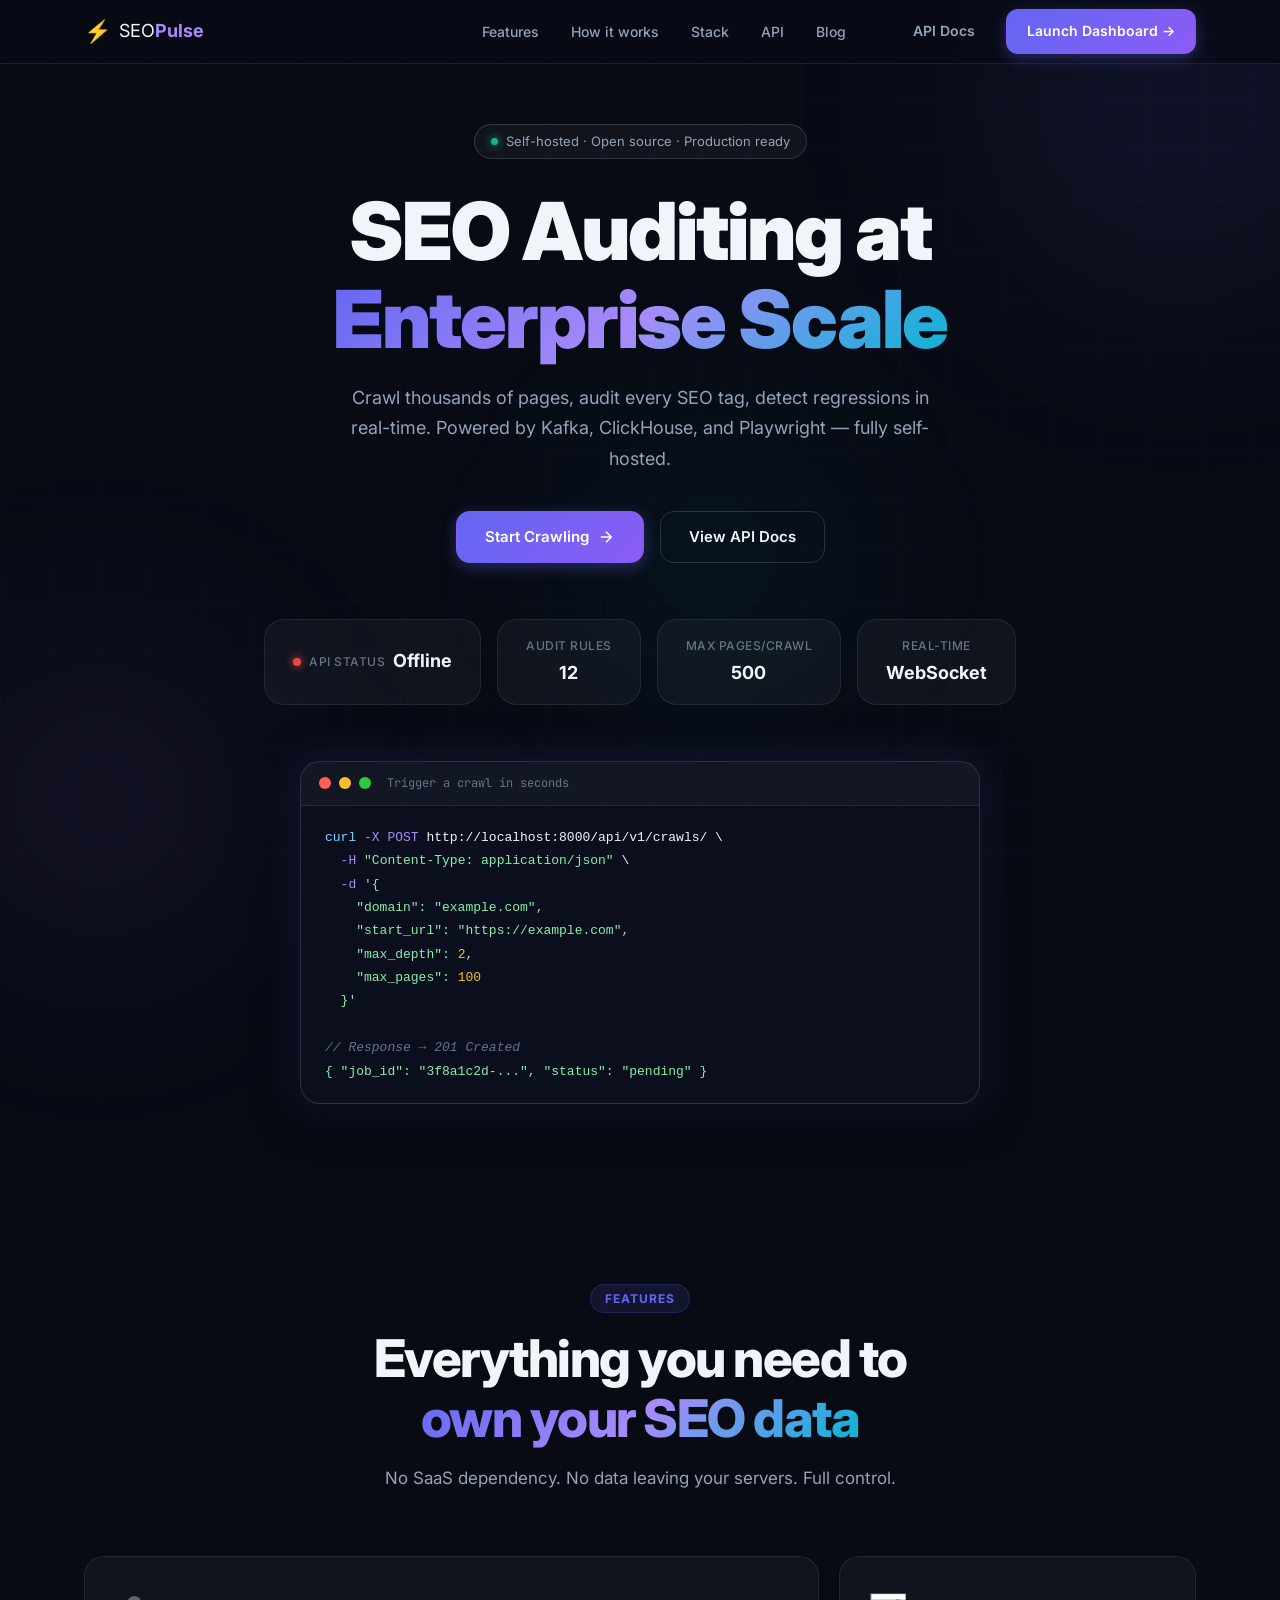
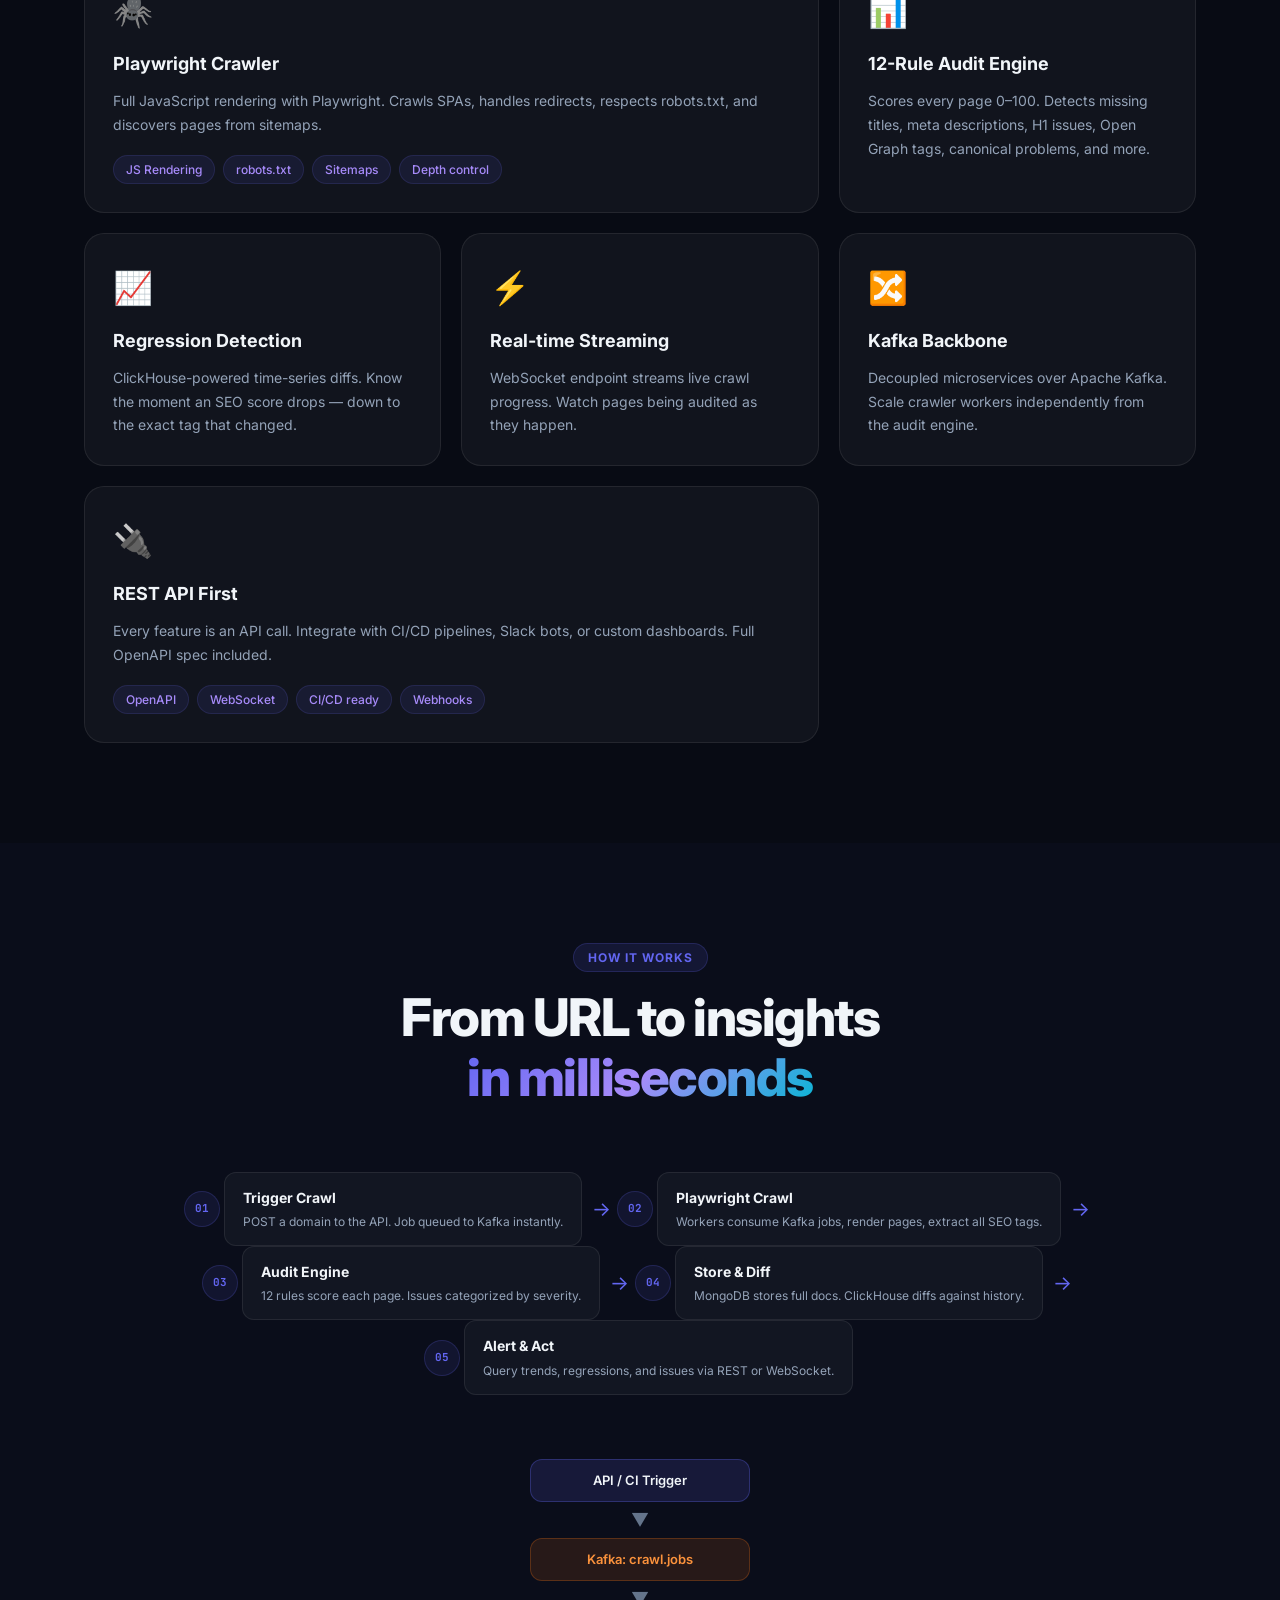
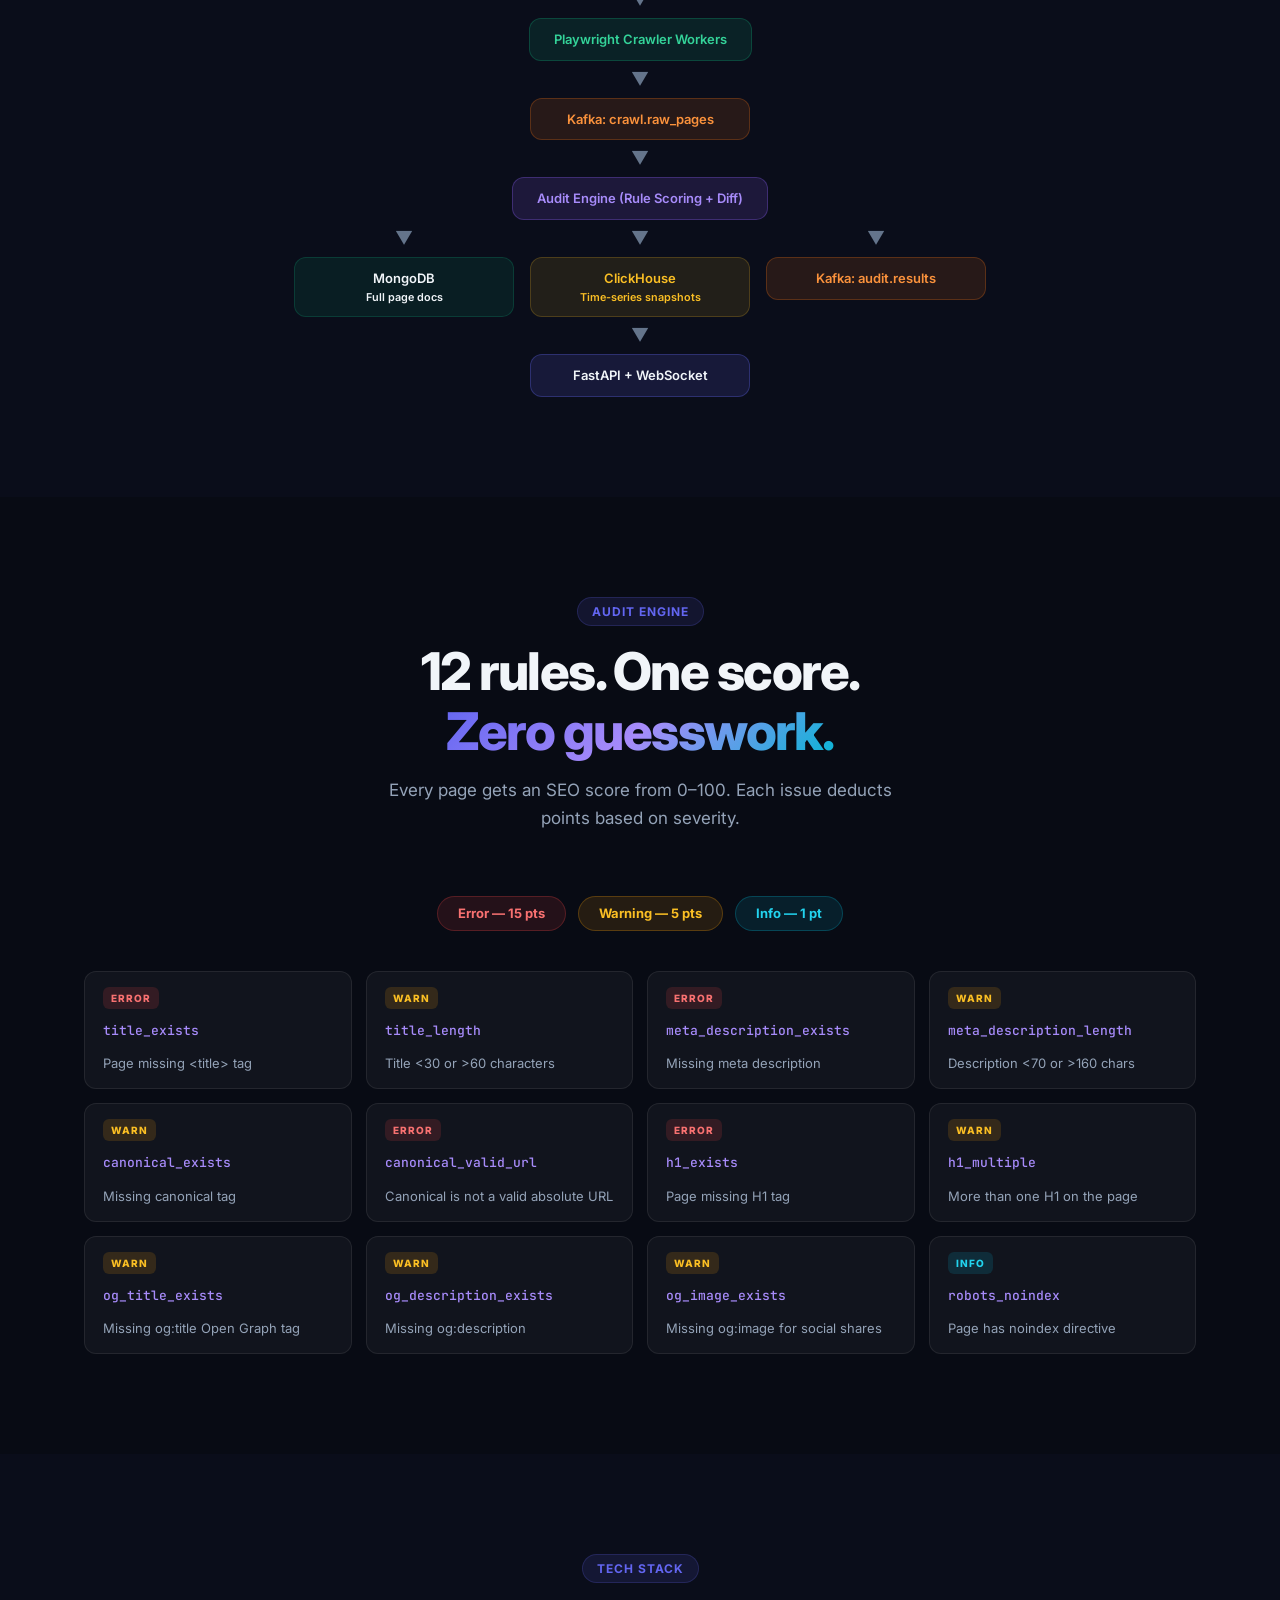
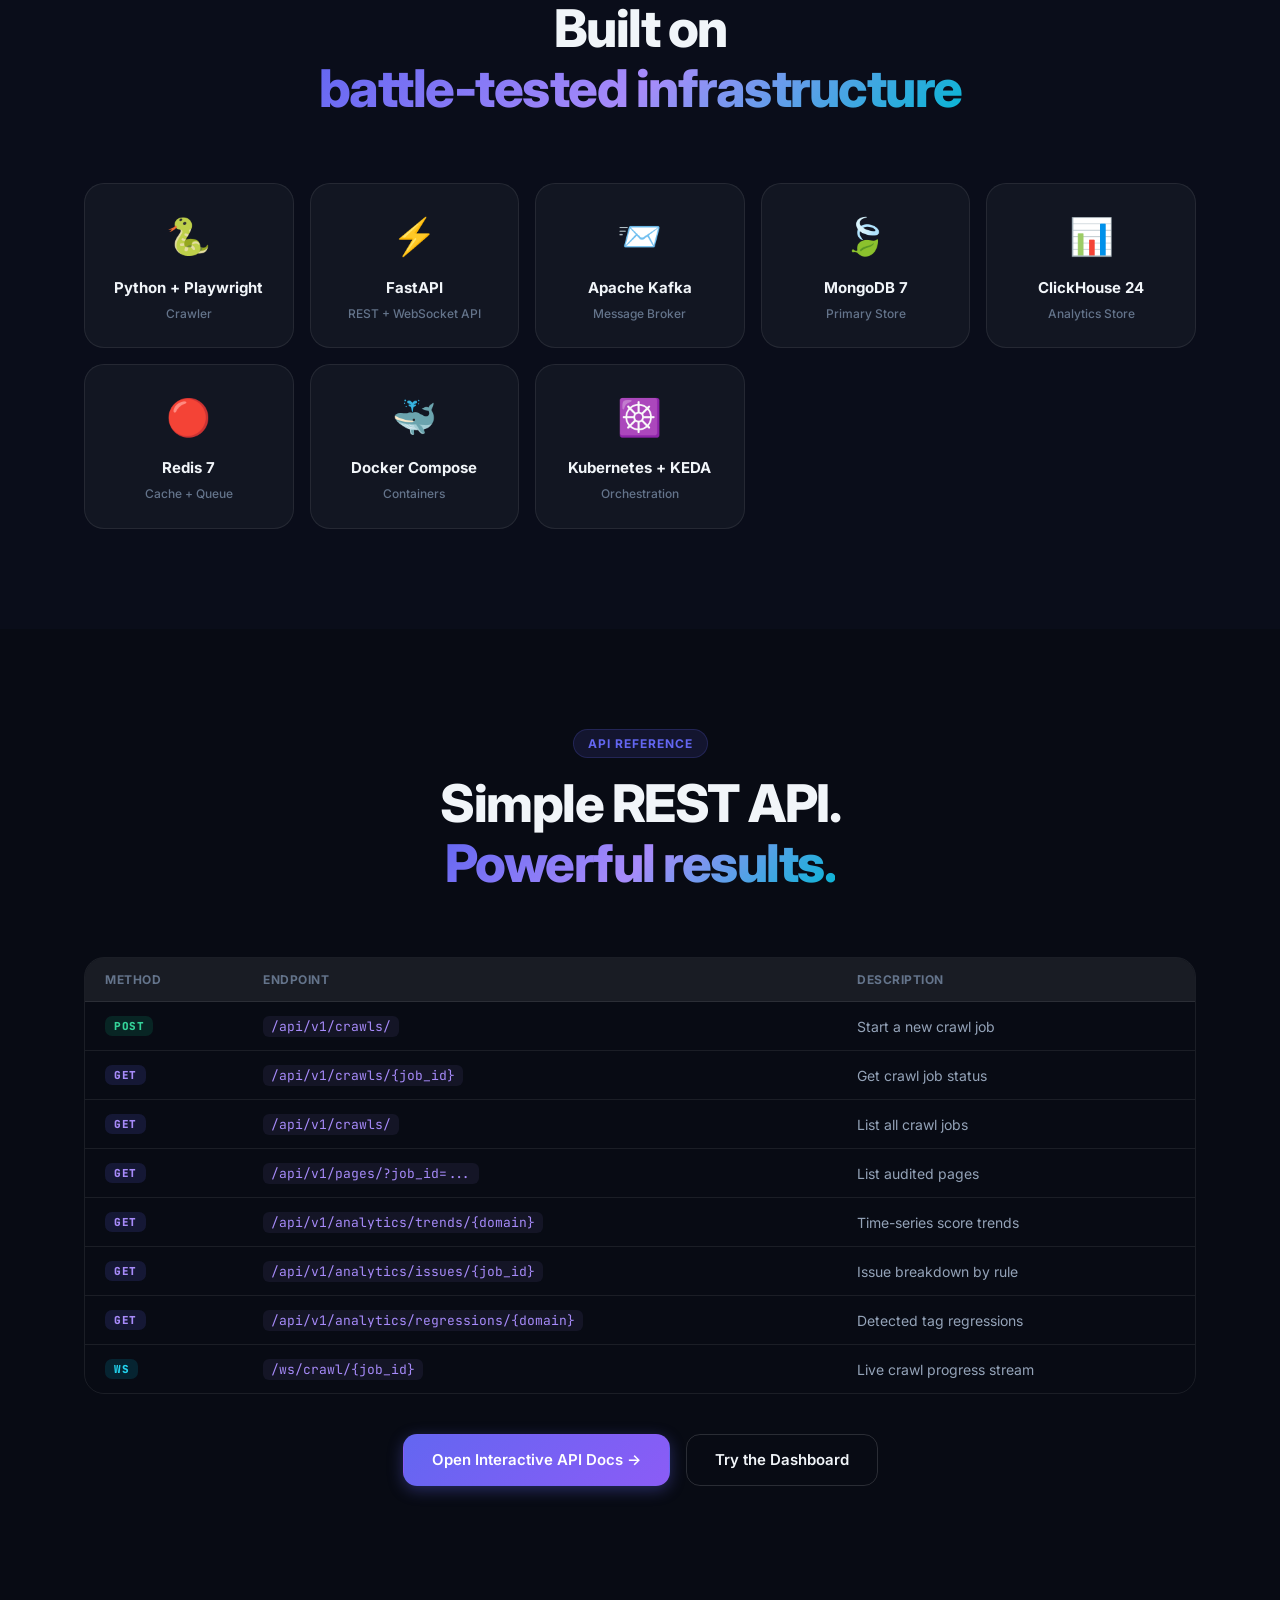
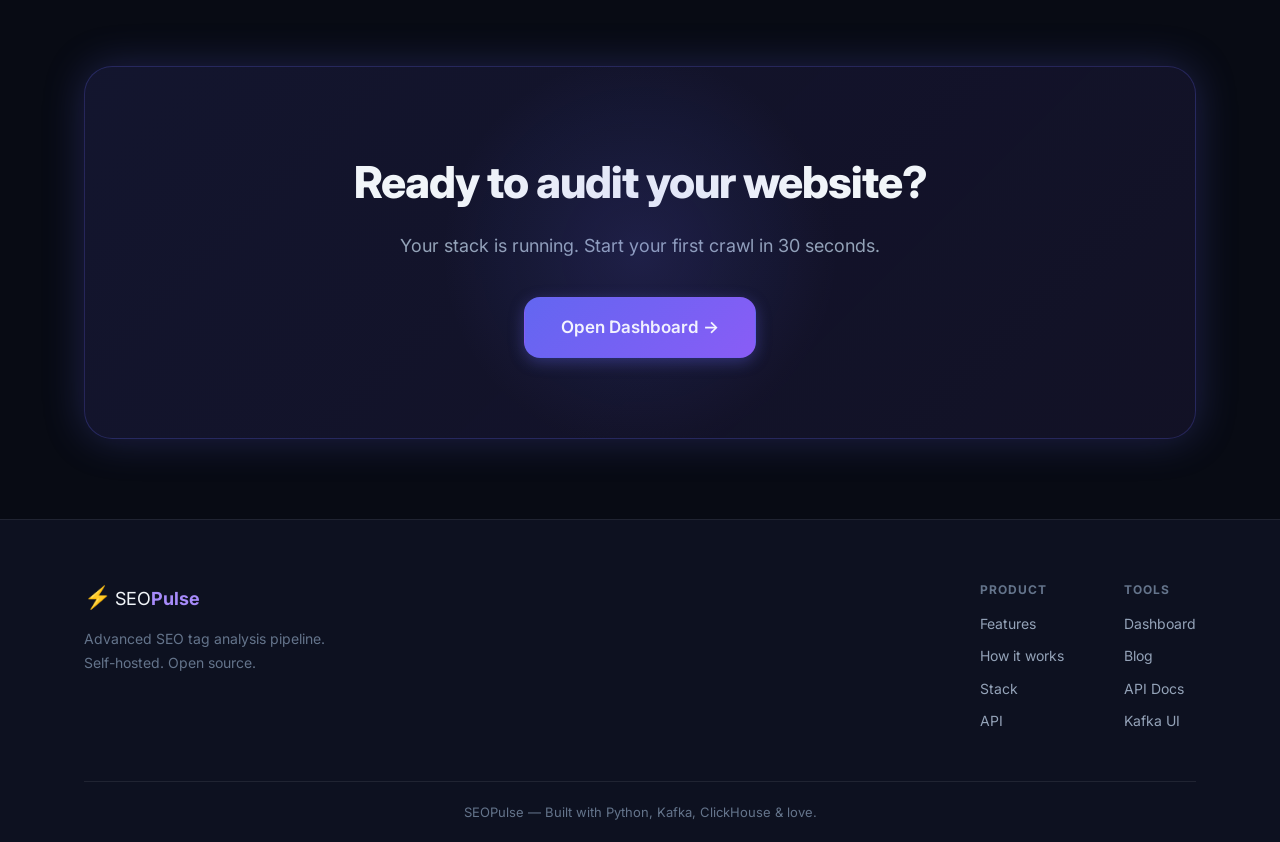
<file: website/index.html>
<script async src="https://www.googletagmanager.com/gtm.js?id=GTM-P9KR8Q99"></script>
<script>
  window.dataLayer = window.dataLayer || [];
  function gtag(){dataLayer.push(arguments);}
  gtag('js', new Date());
</script>
<!DOCTYPE html>
<html lang="en">
<head>
  <meta charset="UTF-8" />
  <meta name="viewport" content="width=device-width, initial-scale=1.0" />
  <title>SEOPulse — Crawl. Audit. Dominate.</title>
  <link rel="stylesheet" href="styles.css" />
  <link rel="preconnect" href="https://fonts.googleapis.com" />
  <link rel="preconnect" href="https://fonts.gstatic.com" crossorigin />
  <link href="https://fonts.googleapis.com/css2?family=Inter:wght@300;400;500;600;700;800;900&family=JetBrains+Mono:wght@400;500&display=swap" rel="stylesheet" />
</head>
<body>

  <!-- ── Animated background ─────────────────────────────────────── -->
  <div class="bg-grid"></div>
  <div class="bg-orb orb-1"></div>
  <div class="bg-orb orb-2"></div>
  <div class="bg-orb orb-3"></div>

  <!-- ── Navbar ──────────────────────────────────────────────────── -->
  <nav class="navbar" id="navbar">
    <div class="nav-inner">
      <a href="index.html" class="nav-logo">
        <span class="logo-icon">⚡</span>
        <span class="logo-text">SEO<strong>Pulse</strong></span>
      </a>
     
  <ul class="nav-links">
    <li><a href="#features">Features</a></li>
    <li><a href="#how-it-works">How it works</a></li>
    <li><a href="#stack">Stack</a></li>
    <li><a href="#api">API</a></li>
    <li><a href="/blog/">Blog</a></li>
  </ul>

      <div class="nav-actions">
        <a href="http://localhost:8000/docs" target="_blank" class="btn btn-ghost">API Docs</a>
        <a href="dashboard.html" class="btn btn-primary">Launch Dashboard →</a>
      </div>
      <button class="hamburger" id="hamburger">
        <span></span><span></span><span></span>
      </button>
    </div>
  </nav>

  <!-- ── Hero ────────────────────────────────────────────────────── -->
  <section class="hero">
    <div class="hero-badge">
      <span class="badge-dot"></span>
      Self-hosted · Open source · Production ready
    </div>
    <h1 class="hero-title">
      SEO Auditing at<br/>
      <span class="gradient-text">Enterprise Scale</span>
    </h1>
    <p class="hero-sub">
      Crawl thousands of pages, audit every SEO tag, detect regressions in real-time.
      Powered by Kafka, ClickHouse, and Playwright — fully self-hosted.
    </p>
    <div class="hero-cta">
      <a href="dashboard.html" class="btn btn-primary btn-lg">
        <span>Start Crawling</span>
        <svg width="18" height="18" viewBox="0 0 24 24" fill="none" stroke="currentColor" stroke-width="2"><path d="M5 12h14M12 5l7 7-7 7"/></svg>
      </a>
      <a href="http://localhost:8000/docs" target="_blank" class="btn btn-outline btn-lg">
        View API Docs
      </a>
    </div>

    <!-- Live stats ticker -->
    <div class="hero-stats">
      <div class="stat-card" id="stat-status">
        <div class="stat-dot" id="api-dot"></div>
        <span class="stat-label">API Status</span>
        <span class="stat-value" id="api-status-text">Checking...</span>
      </div>
      <div class="stat-card">
        <span class="stat-label">Audit Rules</span>
        <span class="stat-value">12</span>
      </div>
      <div class="stat-card">
        <span class="stat-label">Max Pages/Crawl</span>
        <span class="stat-value">500</span>
      </div>
      <div class="stat-card">
        <span class="stat-label">Real-time</span>
        <span class="stat-value">WebSocket</span>
      </div>
    </div>

    <!-- Code preview -->
    <div class="hero-code" data-aos="fade-up">
      <div class="code-bar">
        <span class="dot red"></span><span class="dot yellow"></span><span class="dot green"></span>
        <span class="code-title">Trigger a crawl in seconds</span>
      </div>
      <pre class="code-block"><code><span class="c-keyword">curl</span> <span class="c-flag">-X POST</span> http://localhost:8000/api/v1/crawls/ \
  <span class="c-flag">-H</span> <span class="c-string">"Content-Type: application/json"</span> \
  <span class="c-flag">-d</span> <span class="c-string">'{
    "domain": "example.com",
    "start_url": "https://example.com",
    "max_depth": <span class="c-num">2</span>,
    "max_pages": <span class="c-num">100</span>
  }'</span>

<span class="c-comment">// Response → 201 Created</span>
<span class="c-string">{ "job_id": "3f8a1c2d-...", "status": "pending" }</span></code></pre>
    </div>
  </section>

  <!-- ── Features ────────────────────────────────────────────────── -->
  <section class="section" id="features">
    <div class="container">
      <div class="section-header">
        <span class="section-tag">Features</span>
        <h2>Everything you need to<br/><span class="gradient-text">own your SEO data</span></h2>
        <p>No SaaS dependency. No data leaving your servers. Full control.</p>
      </div>

      <div class="features-grid">
        <div class="feature-card feature-large">
          <div class="feature-icon">🕷️</div>
          <h3>Playwright Crawler</h3>
          <p>Full JavaScript rendering with Playwright. Crawls SPAs, handles redirects, respects robots.txt, and discovers pages from sitemaps.</p>
          <div class="feature-tags">
            <span>JS Rendering</span><span>robots.txt</span><span>Sitemaps</span><span>Depth control</span>
          </div>
        </div>

        <div class="feature-card">
          <div class="feature-icon">📊</div>
          <h3>12-Rule Audit Engine</h3>
          <p>Scores every page 0–100. Detects missing titles, meta descriptions, H1 issues, Open Graph tags, canonical problems, and more.</p>
        </div>

        <div class="feature-card">
          <div class="feature-icon">📈</div>
          <h3>Regression Detection</h3>
          <p>ClickHouse-powered time-series diffs. Know the moment an SEO score drops — down to the exact tag that changed.</p>
        </div>

        <div class="feature-card">
          <div class="feature-icon">⚡</div>
          <h3>Real-time Streaming</h3>
          <p>WebSocket endpoint streams live crawl progress. Watch pages being audited as they happen.</p>
        </div>

        <div class="feature-card">
          <div class="feature-icon">🔀</div>
          <h3>Kafka Backbone</h3>
          <p>Decoupled microservices over Apache Kafka. Scale crawler workers independently from the audit engine.</p>
        </div>

        <div class="feature-card feature-large">
          <div class="feature-icon">🔌</div>
          <h3>REST API First</h3>
          <p>Every feature is an API call. Integrate with CI/CD pipelines, Slack bots, or custom dashboards. Full OpenAPI spec included.</p>
          <div class="feature-tags">
            <span>OpenAPI</span><span>WebSocket</span><span>CI/CD ready</span><span>Webhooks</span>
          </div>
        </div>
      </div>
    </div>
  </section>

  <!-- ── How it works ────────────────────────────────────────────── -->
  <section class="section section-dark" id="how-it-works">
    <div class="container">
      <div class="section-header">
        <span class="section-tag">How it works</span>
        <h2>From URL to insights<br/><span class="gradient-text">in milliseconds</span></h2>
      </div>

      <div class="pipeline">
        <div class="pipeline-step">
          <div class="step-number">01</div>
          <div class="step-content">
            <h4>Trigger Crawl</h4>
            <p>POST a domain to the API. Job queued to Kafka instantly.</p>
          </div>
          <div class="step-arrow">→</div>
        </div>
        <div class="pipeline-step">
          <div class="step-number">02</div>
          <div class="step-content">
            <h4>Playwright Crawl</h4>
            <p>Workers consume Kafka jobs, render pages, extract all SEO tags.</p>
          </div>
          <div class="step-arrow">→</div>
        </div>
        <div class="pipeline-step">
          <div class="step-number">03</div>
          <div class="step-content">
            <h4>Audit Engine</h4>
            <p>12 rules score each page. Issues categorized by severity.</p>
          </div>
          <div class="step-arrow">→</div>
        </div>
        <div class="pipeline-step">
          <div class="step-number">04</div>
          <div class="step-content">
            <h4>Store & Diff</h4>
            <p>MongoDB stores full docs. ClickHouse diffs against history.</p>
          </div>
          <div class="step-arrow">→</div>
        </div>
        <div class="pipeline-step">
          <div class="step-number">05</div>
          <div class="step-content">
            <h4>Alert & Act</h4>
            <p>Query trends, regressions, and issues via REST or WebSocket.</p>
          </div>
        </div>
      </div>

      <!-- Architecture diagram -->
      <div class="arch-diagram">
        <div class="arch-box trigger">API / CI Trigger</div>
        <div class="arch-arrow">▼</div>
        <div class="arch-box kafka">Kafka: crawl.jobs</div>
        <div class="arch-arrow">▼</div>
        <div class="arch-box crawler">Playwright Crawler Workers</div>
        <div class="arch-arrow">▼</div>
        <div class="arch-box kafka">Kafka: crawl.raw_pages</div>
        <div class="arch-arrow">▼</div>
        <div class="arch-box audit">Audit Engine (Rule Scoring + Diff)</div>
        <div class="arch-row">
          <div class="arch-branch">
            <div class="arch-arrow">▼</div>
            <div class="arch-box mongo">MongoDB<br/><small>Full page docs</small></div>
          </div>
          <div class="arch-branch">
            <div class="arch-arrow">▼</div>
            <div class="arch-box ch">ClickHouse<br/><small>Time-series snapshots</small></div>
          </div>
          <div class="arch-branch">
            <div class="arch-arrow">▼</div>
            <div class="arch-box kafka">Kafka: audit.results</div>
          </div>
        </div>
        <div class="arch-arrow">▼</div>
        <div class="arch-box api-box">FastAPI + WebSocket</div>
      </div>
    </div>
  </section>

  <!-- ── Audit Rules ──────────────────────────────────────────────── -->
  <section class="section" id="rules">
    <div class="container">
      <div class="section-header">
        <span class="section-tag">Audit Engine</span>
        <h2>12 rules. One score.<br/><span class="gradient-text">Zero guesswork.</span></h2>
        <p>Every page gets an SEO score from 0–100. Each issue deducts points based on severity.</p>
      </div>

      <div class="scoring-legend">
        <div class="score-pill error">Error — 15 pts</div>
        <div class="score-pill warning">Warning — 5 pts</div>
        <div class="score-pill info">Info — 1 pt</div>
      </div>

      <div class="rules-grid">
        <div class="rule-card">
          <span class="rule-severity error">ERROR</span>
          <span class="rule-name">title_exists</span>
          <span class="rule-desc">Page missing &lt;title&gt; tag</span>
        </div>
        <div class="rule-card">
          <span class="rule-severity warning">WARN</span>
          <span class="rule-name">title_length</span>
          <span class="rule-desc">Title &lt;30 or &gt;60 characters</span>
        </div>
        <div class="rule-card">
          <span class="rule-severity error">ERROR</span>
          <span class="rule-name">meta_description_exists</span>
          <span class="rule-desc">Missing meta description</span>
        </div>
        <div class="rule-card">
          <span class="rule-severity warning">WARN</span>
          <span class="rule-name">meta_description_length</span>
          <span class="rule-desc">Description &lt;70 or &gt;160 chars</span>
        </div>
        <div class="rule-card">
          <span class="rule-severity warning">WARN</span>
          <span class="rule-name">canonical_exists</span>
          <span class="rule-desc">Missing canonical tag</span>
        </div>
        <div class="rule-card">
          <span class="rule-severity error">ERROR</span>
          <span class="rule-name">canonical_valid_url</span>
          <span class="rule-desc">Canonical is not a valid absolute URL</span>
        </div>
        <div class="rule-card">
          <span class="rule-severity error">ERROR</span>
          <span class="rule-name">h1_exists</span>
          <span class="rule-desc">Page missing H1 tag</span>
        </div>
        <div class="rule-card">
          <span class="rule-severity warning">WARN</span>
          <span class="rule-name">h1_multiple</span>
          <span class="rule-desc">More than one H1 on the page</span>
        </div>
        <div class="rule-card">
          <span class="rule-severity warning">WARN</span>
          <span class="rule-name">og_title_exists</span>
          <span class="rule-desc">Missing og:title Open Graph tag</span>
        </div>
        <div class="rule-card">
          <span class="rule-severity warning">WARN</span>
          <span class="rule-name">og_description_exists</span>
          <span class="rule-desc">Missing og:description</span>
        </div>
        <div class="rule-card">
          <span class="rule-severity warning">WARN</span>
          <span class="rule-name">og_image_exists</span>
          <span class="rule-desc">Missing og:image for social shares</span>
        </div>
        <div class="rule-card">
          <span class="rule-severity info">INFO</span>
          <span class="rule-name">robots_noindex</span>
          <span class="rule-desc">Page has noindex directive</span>
        </div>
      </div>
    </div>
  </section>

  <!-- ── Stack ───────────────────────────────────────────────────── -->
  <section class="section section-dark" id="stack">
    <div class="container">
      <div class="section-header">
        <span class="section-tag">Tech Stack</span>
        <h2>Built on<br/><span class="gradient-text">battle-tested infrastructure</span></h2>
      </div>

      <div class="stack-grid">
        <div class="stack-item">
          <div class="stack-logo">🐍</div>
          <div class="stack-name">Python + Playwright</div>
          <div class="stack-role">Crawler</div>
        </div>
        <div class="stack-item">
          <div class="stack-logo">⚡</div>
          <div class="stack-name">FastAPI</div>
          <div class="stack-role">REST + WebSocket API</div>
        </div>
        <div class="stack-item">
          <div class="stack-logo">📨</div>
          <div class="stack-name">Apache Kafka</div>
          <div class="stack-role">Message Broker</div>
        </div>
        <div class="stack-item">
          <div class="stack-logo">🍃</div>
          <div class="stack-name">MongoDB 7</div>
          <div class="stack-role">Primary Store</div>
        </div>
        <div class="stack-item">
          <div class="stack-logo">📊</div>
          <div class="stack-name">ClickHouse 24</div>
          <div class="stack-role">Analytics Store</div>
        </div>
        <div class="stack-item">
          <div class="stack-logo">🔴</div>
          <div class="stack-name">Redis 7</div>
          <div class="stack-role">Cache + Queue</div>
        </div>
        <div class="stack-item">
          <div class="stack-logo">🐳</div>
          <div class="stack-name">Docker Compose</div>
          <div class="stack-role">Containers</div>
        </div>
        <div class="stack-item">
          <div class="stack-logo">☸️</div>
          <div class="stack-name">Kubernetes + KEDA</div>
          <div class="stack-role">Orchestration</div>
        </div>
      </div>
    </div>
  </section>

  <!-- ── API Reference ───────────────────────────────────────────── -->
  <section class="section" id="api">
    <div class="container">
      <div class="section-header">
        <span class="section-tag">API Reference</span>
        <h2>Simple REST API.<br/><span class="gradient-text">Powerful results.</span></h2>
      </div>

      <div class="api-table-wrap">
        <table class="api-table">
          <thead>
            <tr>
              <th>Method</th>
              <th>Endpoint</th>
              <th>Description</th>
            </tr>
          </thead>
          <tbody>
            <tr>
              <td><span class="method post">POST</span></td>
              <td><code>/api/v1/crawls/</code></td>
              <td>Start a new crawl job</td>
            </tr>
            <tr>
              <td><span class="method get">GET</span></td>
              <td><code>/api/v1/crawls/{job_id}</code></td>
              <td>Get crawl job status</td>
            </tr>
            <tr>
              <td><span class="method get">GET</span></td>
              <td><code>/api/v1/crawls/</code></td>
              <td>List all crawl jobs</td>
            </tr>
            <tr>
              <td><span class="method get">GET</span></td>
              <td><code>/api/v1/pages/?job_id=...</code></td>
              <td>List audited pages</td>
            </tr>
            <tr>
              <td><span class="method get">GET</span></td>
              <td><code>/api/v1/analytics/trends/{domain}</code></td>
              <td>Time-series score trends</td>
            </tr>
            <tr>
              <td><span class="method get">GET</span></td>
              <td><code>/api/v1/analytics/issues/{job_id}</code></td>
              <td>Issue breakdown by rule</td>
            </tr>
            <tr>
              <td><span class="method get">GET</span></td>
              <td><code>/api/v1/analytics/regressions/{domain}</code></td>
              <td>Detected tag regressions</td>
            </tr>
            <tr>
              <td><span class="method ws">WS</span></td>
              <td><code>/ws/crawl/{job_id}</code></td>
              <td>Live crawl progress stream</td>
            </tr>
          </tbody>
        </table>
      </div>

      <div class="api-cta">
        <a href="http://localhost:8000/docs" target="_blank" class="btn btn-primary btn-lg">
          Open Interactive API Docs →
        </a>
        <a href="dashboard.html" class="btn btn-outline btn-lg">
          Try the Dashboard
        </a>
      </div>
    </div>
  </section>

  <!-- ── CTA ─────────────────────────────────────────────────────── -->
  <section class="section cta-section">
    <div class="container">
      <div class="cta-card">
        <div class="cta-orb"></div>
        <h2>Ready to audit your website?</h2>
        <p>Your stack is running. Start your first crawl in 30 seconds.</p>
        <a href="dashboard.html" class="btn btn-primary btn-xl">
          Open Dashboard →
        </a>
      </div>
    </div>
  </section>

  <!-- ── Footer ──────────────────────────────────────────────────── -->
  <footer class="footer">
    <div class="container">
      <div class="footer-inner">
        <div class="footer-brand">
          <span class="logo-icon">⚡</span>
          <span class="logo-text">SEO<strong>Pulse</strong></span>
          <p>Advanced SEO tag analysis pipeline.<br/>Self-hosted. Open source.</p>
        </div>
        <div class="footer-links">
          <div>
            <h5>Product</h5>
            <a href="#features">Features</a>
            <a href="#how-it-works">How it works</a>
            <a href="#stack">Stack</a>
            <a href="#api">API</a>
          </div>
          <div>
            <h5>Tools</h5>
            <a href="dashboard.html">Dashboard</a>
            <a href="/blog/">Blog</a>
            <a href="http://localhost:8000/docs" target="_blank">API Docs</a>
            <a href="http://localhost:8080" target="_blank">Kafka UI</a>
          </div>
        </div>
      </div>
      <div class="footer-bottom">
        <p>SEOPulse — Built with Python, Kafka, ClickHouse & love.</p>
      </div>
    </div>
  </footer>

  <script src="app.js"></script>
</body>
</html>
</file>
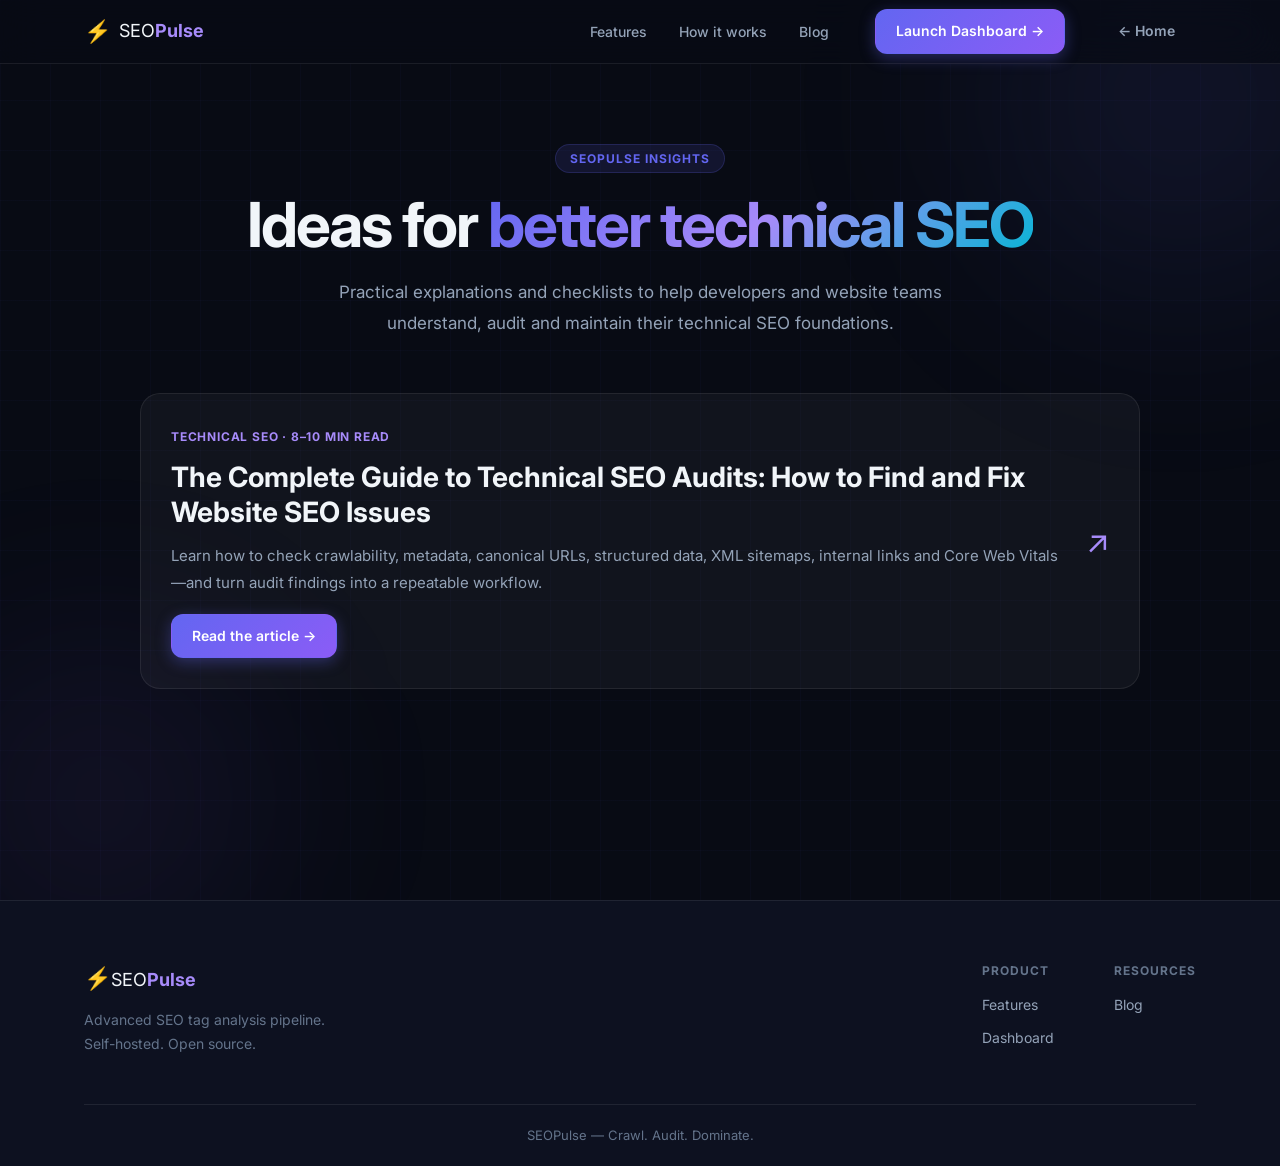
<file: website/blog/index.html>
<!DOCTYPE html>
<html lang="en">
<head>
  <meta charset="UTF-8">
  <meta name="viewport" content="width=device-width, initial-scale=1.0">
  <title>SEOPulse Blog | Technical SEO Guides and Insights</title>
  <meta name="description" content="Explore practical SEOPulse guides on technical SEO audits, metadata, crawlability, structured data and website performance.">
  <meta name="robots" content="index,follow">
  <link rel="canonical" href="https://seo-website-website-r1csdop8j-yashmit-rathee.vercel.app/blog/">
  <meta property="og:type" content="website">
  <meta property="og:title" content="SEOPulse Blog | Technical SEO Guides and Insights">
  <meta property="og:description" content="Practical guides to technical SEO, website audits and search visibility.">
  <meta property="og:url" content="https://seo-website-website-r1csdop8j-yashmit-rathee.vercel.app/blog/">
  <link rel="stylesheet" href="../styles.css">
  <link rel="preconnect" href="https://fonts.googleapis.com">
  <link rel="preconnect" href="https://fonts.gstatic.com" crossorigin>
  <link href="https://fonts.googleapis.com/css2?family=Inter:wght@400;500;600;700;800;900&display=swap" rel="stylesheet">
  <style>
    .blog-index { position:relative; z-index:1; min-height:100vh; padding:calc(var(--nav-h) + 80px) 24px 100px; }
    .blog-index-inner { max-width:1000px; margin:0 auto; }
    .blog-index-head { text-align:center; margin-bottom:54px; }
    .blog-index-head .section-tag { margin-bottom:18px; }
    .blog-index-head h1 { font-size:clamp(38px,6vw,62px); line-height:1.1; letter-spacing:-2px; margin-bottom:18px; }
    .blog-index-head p { color:var(--text2); max-width:650px; margin:auto; font-size:17px; line-height:1.8; }
    .blog-list-card { display:grid; grid-template-columns:1fr auto; gap:24px; align-items:center; padding:30px; background:var(--surface); border:1px solid var(--border); border-radius:var(--radius-lg); transition:.25s; }
    .blog-list-card:hover { border-color:var(--border2); transform:translateY(-3px); box-shadow:var(--shadow),var(--glow-sm); }
    .blog-list-card h2 { font-size:clamp(21px,3vw,28px); line-height:1.25; margin:12px 0; }
    .blog-list-card p { color:var(--text2); line-height:1.8; margin-bottom:18px; }
    .blog-label { color:var(--neon); font-size:12px; font-weight:700; text-transform:uppercase; letter-spacing:.8px; }
    .blog-arrow { font-size:32px; color:var(--neon); }
    @media(max-width:650px) { .blog-list-card { grid-template-columns:1fr; padding:22px; } .blog-arrow { display:none; } }
  </style>
</head>
<body>
  <div class="bg-grid" aria-hidden="true"></div>
  <div class="bg-orb orb-1" aria-hidden="true"></div>
  <div class="bg-orb orb-2" aria-hidden="true"></div>
  <nav class="navbar">
    <div class="nav-inner">
      <a href="/" class="nav-logo"><span class="logo-icon">⚡</span><span class="logo-text">SEO<strong>Pulse</strong></span></a>
      <ul class="nav-links">
        <li><a href="/#features">Features</a></li>
        <li><a href="/#how-it-works">How it works</a></li>
        <li><a href="/blog/" aria-current="page">Blog</a></li>
      </ul>
      <div class="nav-actions"><a href="/dashboard.html" class="btn btn-primary">Launch Dashboard →</a></div>
      <a href="/" class="btn btn-ghost">← Home</a>
    </div>
  </nav>
  <main class="blog-index">
    <div class="blog-index-inner">
      <header class="blog-index-head">
        <span class="section-tag">SEOPulse Insights</span>
        <h1>Ideas for <span class="gradient-text">better technical SEO</span></h1>
        <p>Practical explanations and checklists to help developers and website teams understand, audit and maintain their technical SEO foundations.</p>
      </header>
      <article class="blog-list-card">
        <div>
          <span class="blog-label">Technical SEO · 8–10 min read</span>
          <h2>The Complete Guide to Technical SEO Audits: How to Find and Fix Website SEO Issues</h2>
          <p>Learn how to check crawlability, metadata, canonical URLs, structured data, XML sitemaps, internal links and Core Web Vitals—and turn audit findings into a repeatable workflow.</p>
          <a class="btn btn-primary" href="/blog/technical-seo-audit/">Read the article →</a>
        </div>
        <div class="blog-arrow" aria-hidden="true">↗</div>
      </article>
    </div>
  </main>
  <footer class="footer">
    <div class="container">
      <div class="footer-inner">
        <div class="footer-brand"><span class="logo-icon">⚡</span><span class="logo-text">SEO<strong>Pulse</strong></span><p>Advanced SEO tag analysis pipeline.<br>Self-hosted. Open source.</p></div>
        <div class="footer-links">
          <div><h5>Product</h5><a href="/#features">Features</a><a href="/dashboard.html">Dashboard</a></div>
          <div><h5>Resources</h5><a href="/blog/">Blog</a></div>
        </div>
      </div>
      <div class="footer-bottom"><p>SEOPulse — Crawl. Audit. Dominate.</p></div>
    </div>
  </footer>
</body>
</html>
</file>
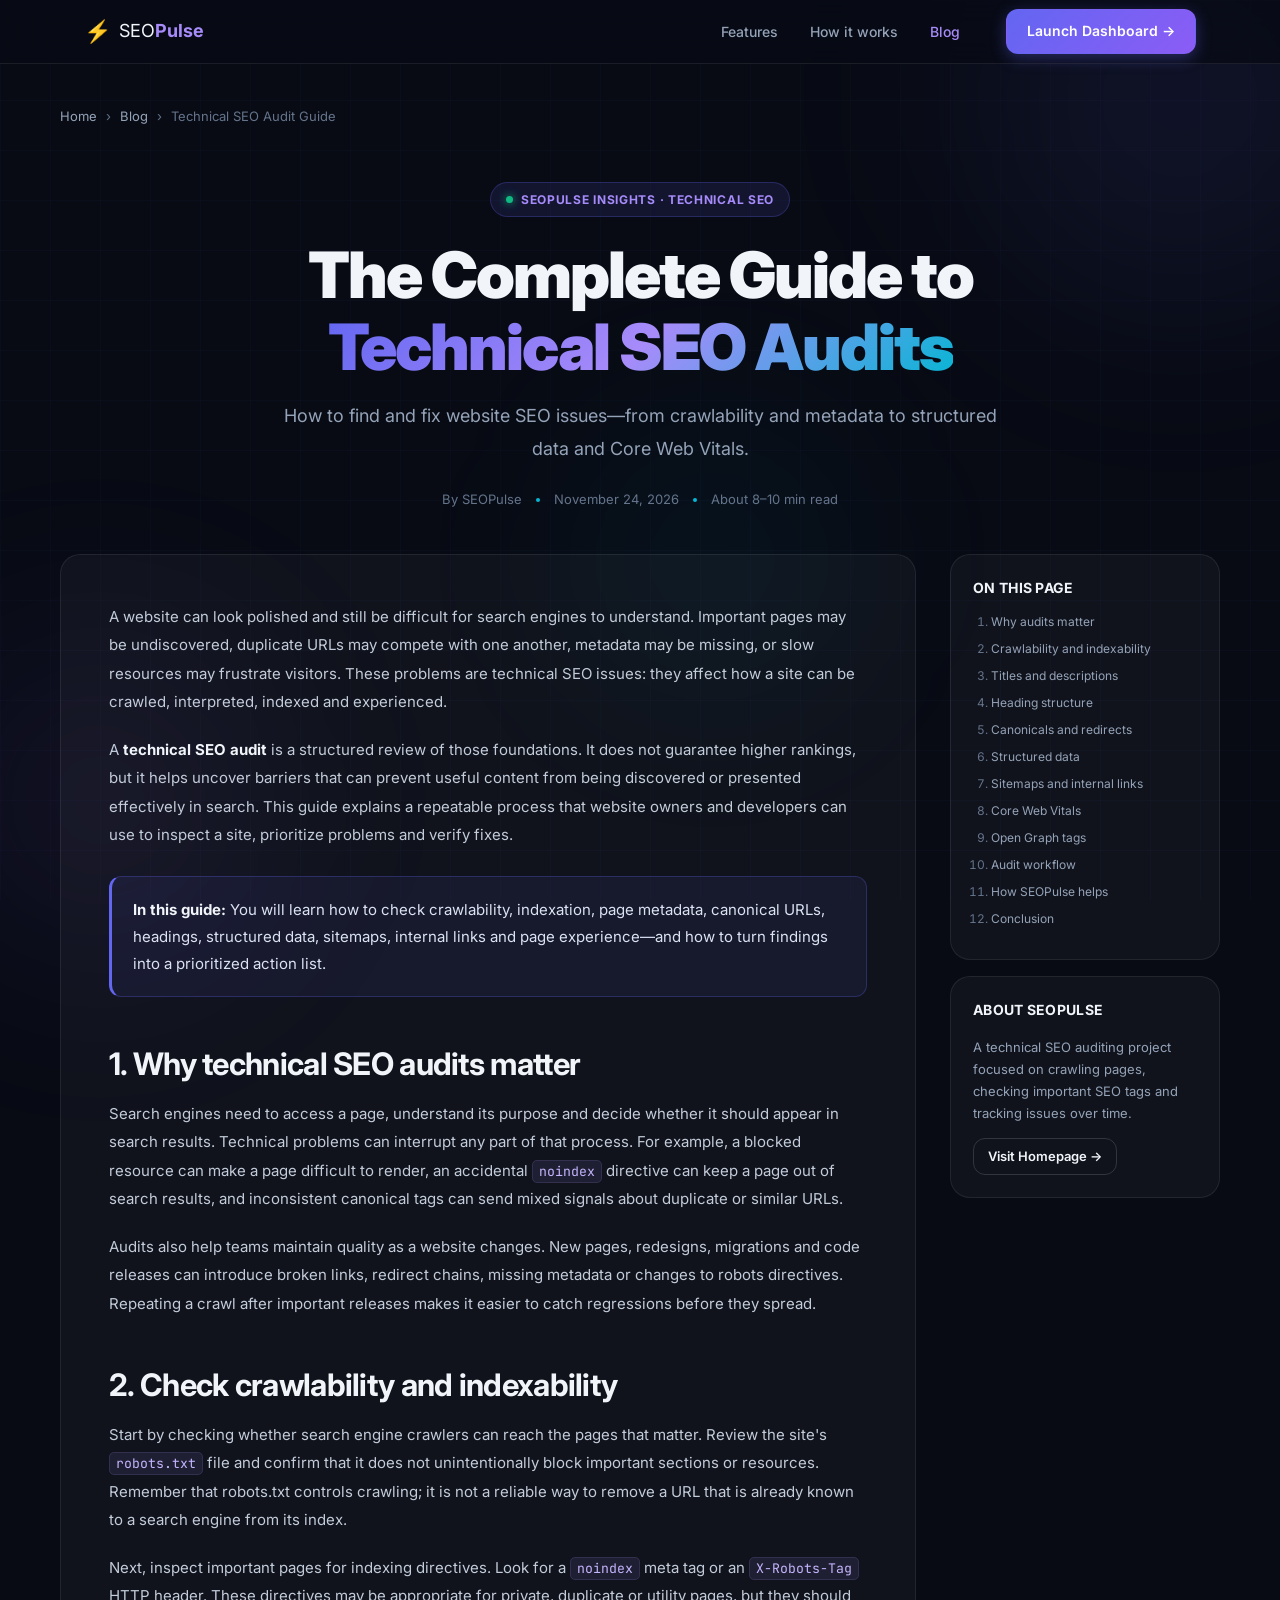
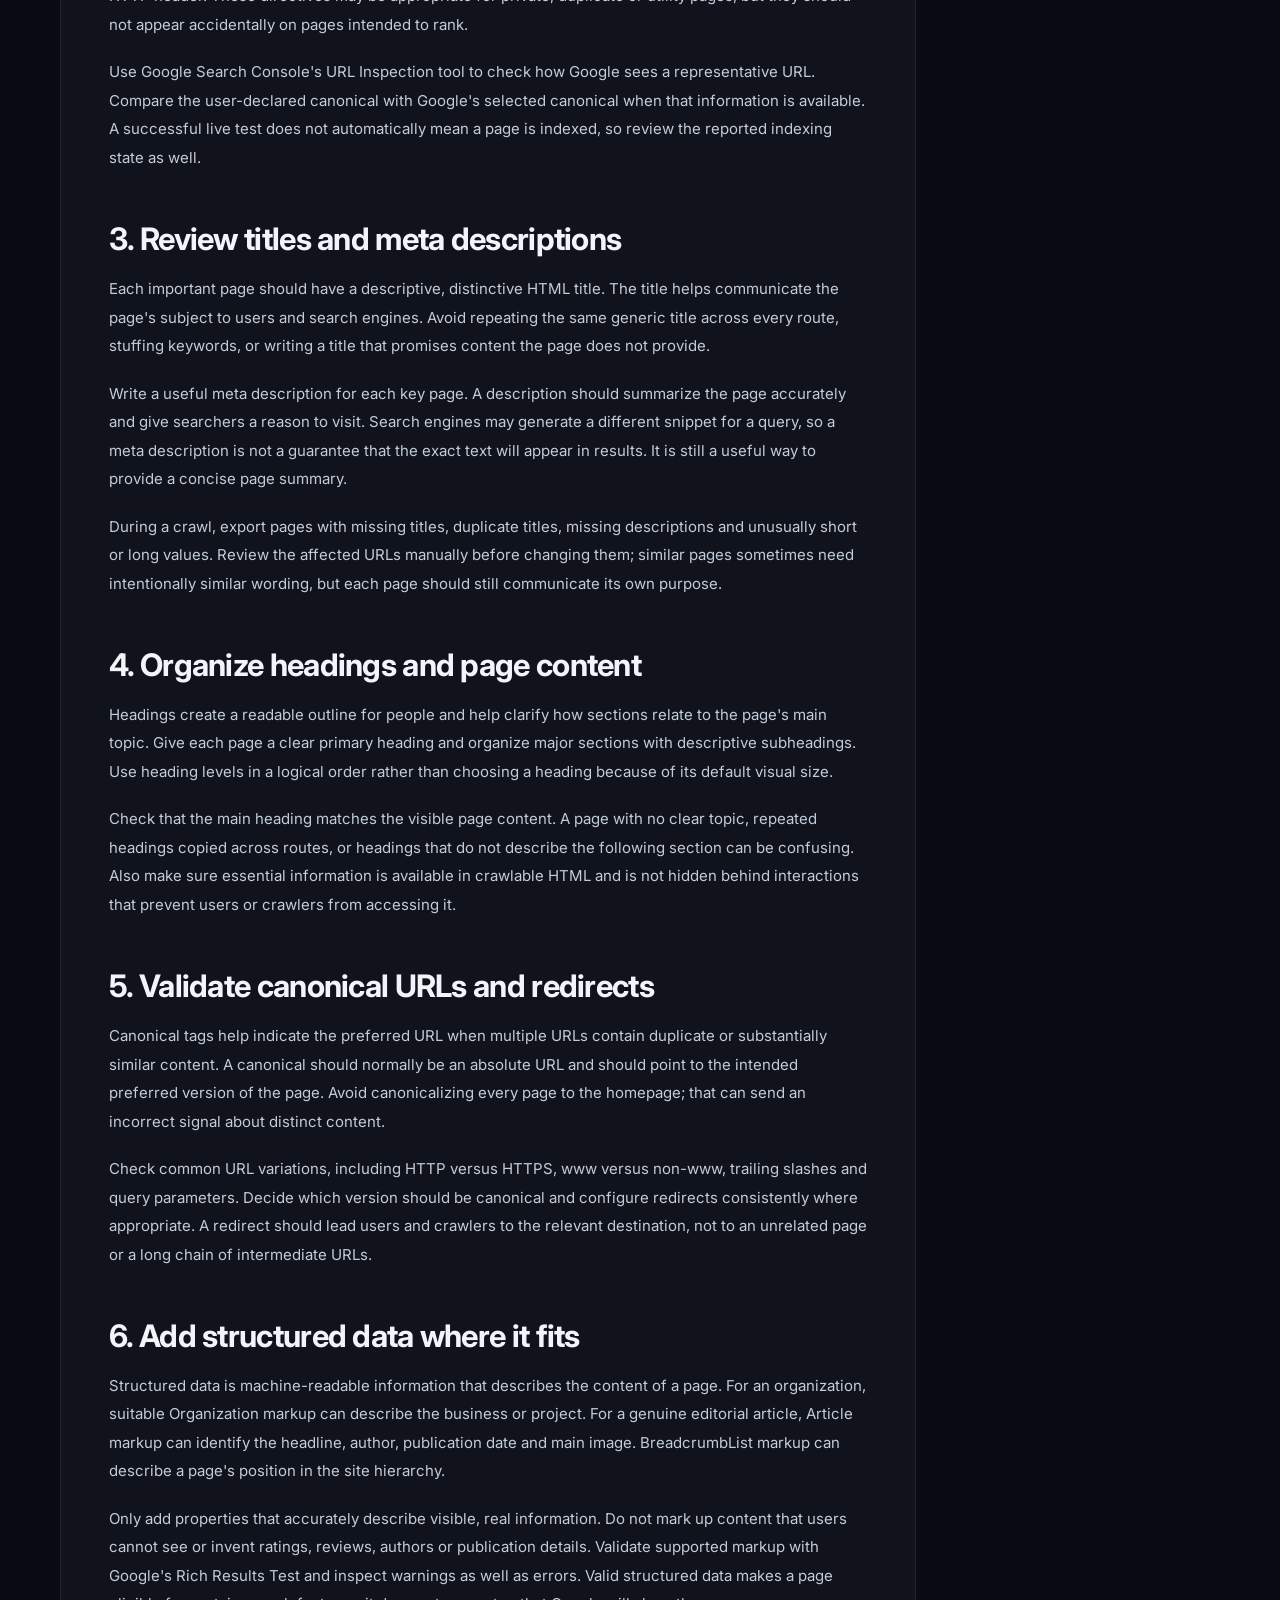
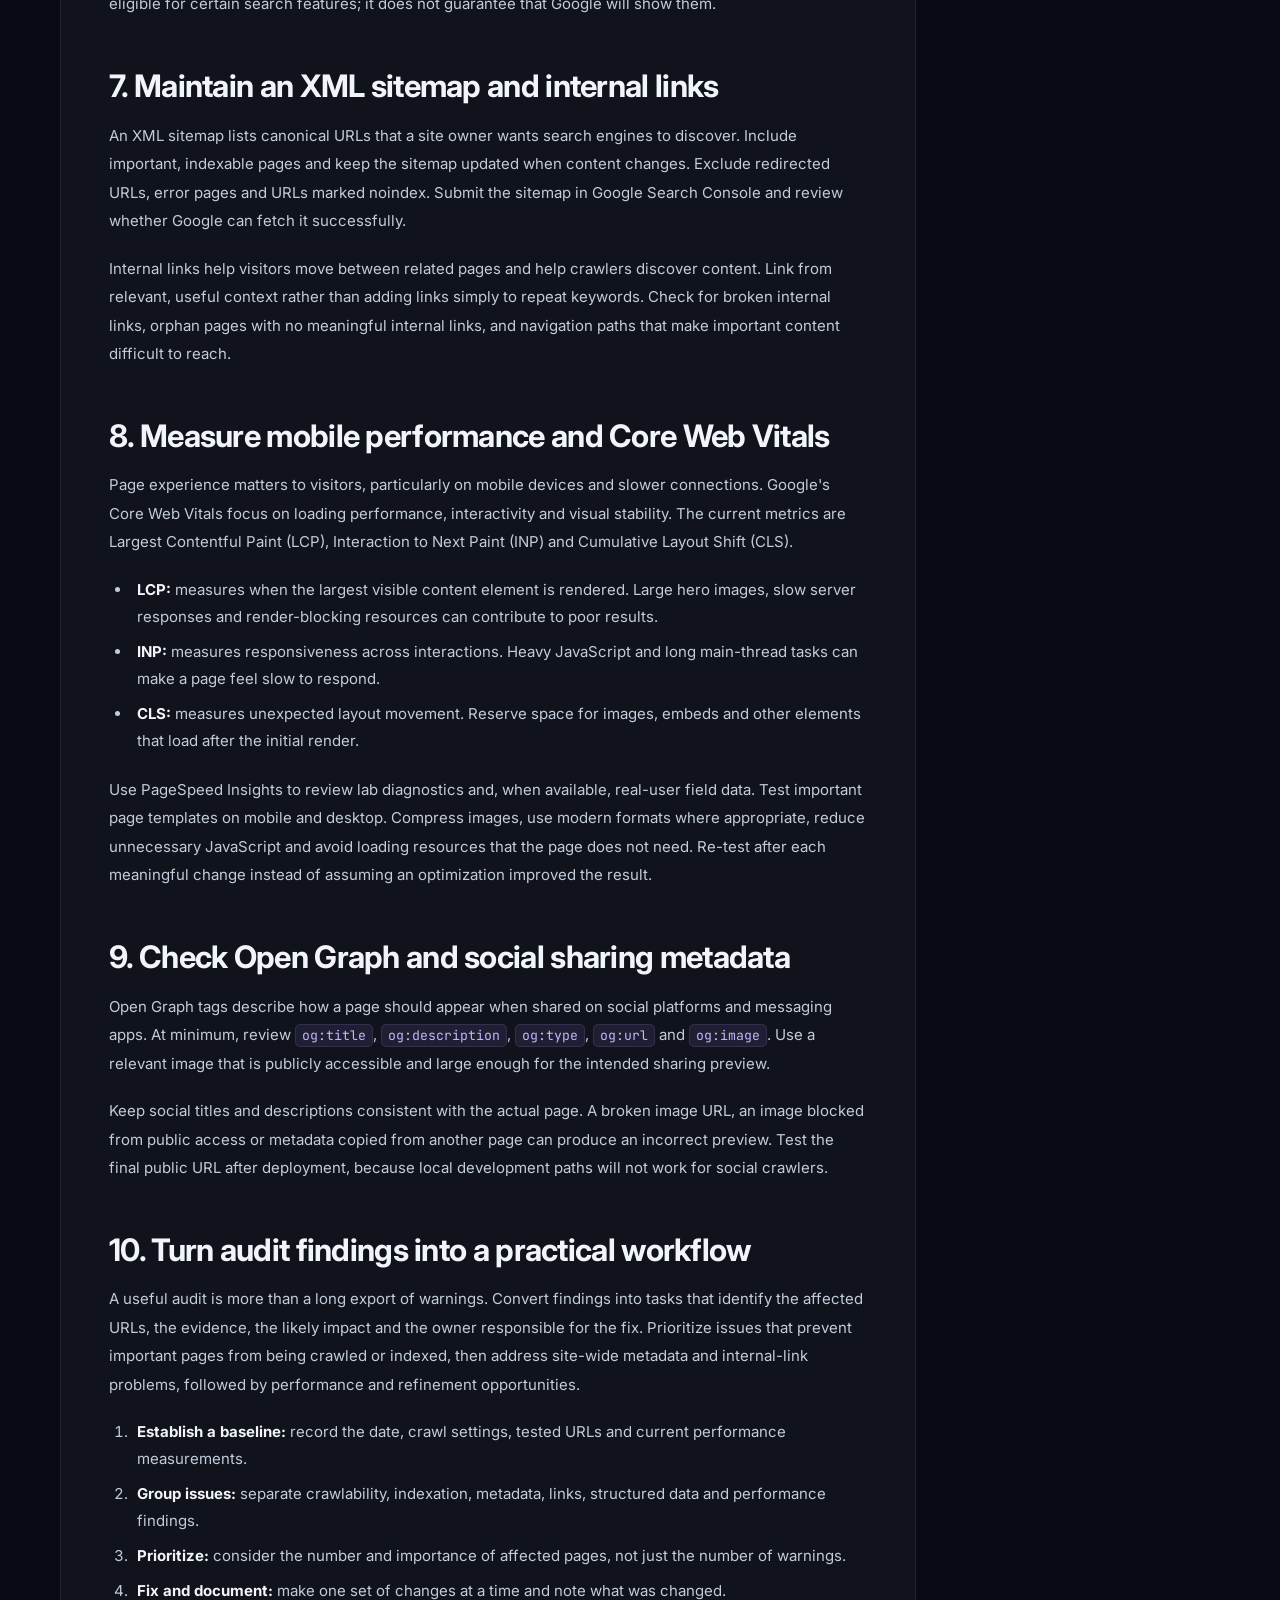
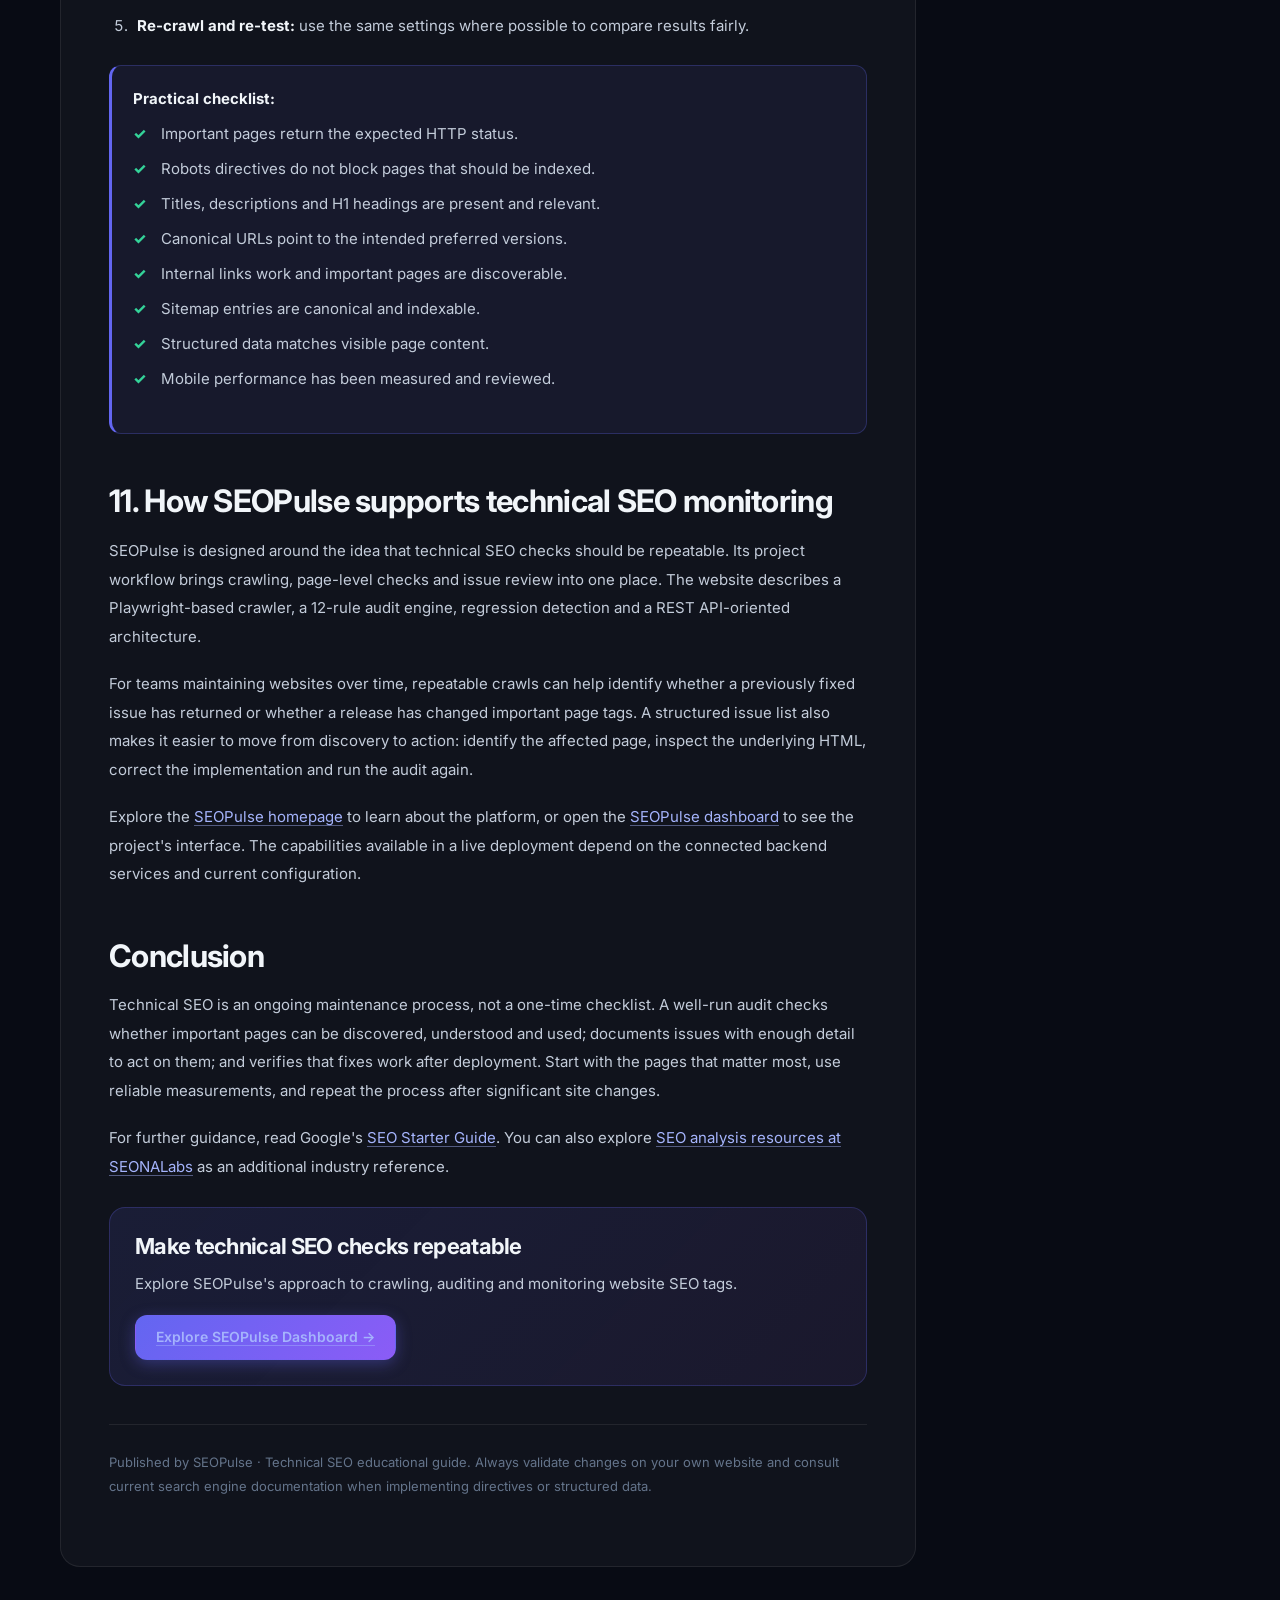
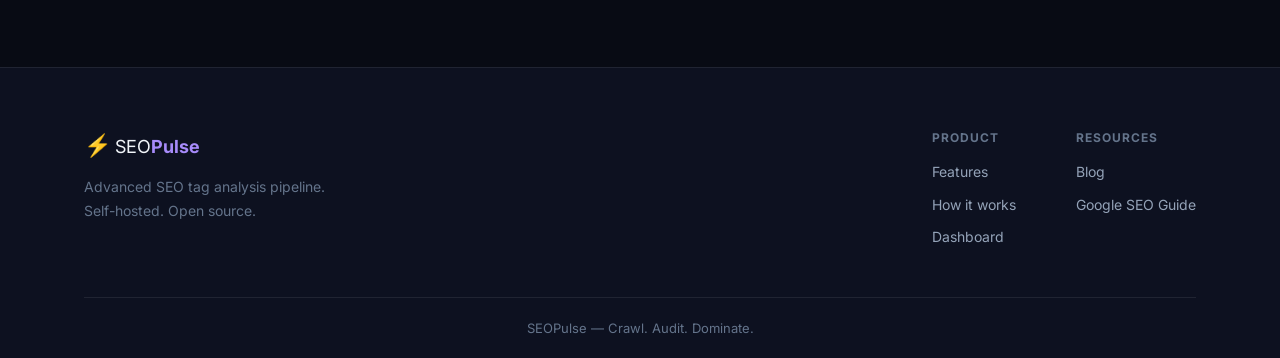
<file: website/blog/technical-seo-audit/index.html>
<!DOCTYPE html>
<html lang="en">
<head>
  <meta charset="UTF-8">
  <meta name="viewport" content="width=device-width, initial-scale=1.0">

  <title>The Complete Guide to Technical SEO Audits | SEOPulse</title>
  <meta name="description" content="Learn how to perform a technical SEO audit, find metadata and crawlability issues, improve Core Web Vitals, and build a practical website SEO checklist.">
  <meta name="robots" content="index,follow">
  <link rel="canonical" href="https://seo-website-website-r1csdop8j-yashmit-rathee.vercel.app/blog/technical-seo-audit/">

  <meta property="og:type" content="article">
  <meta property="og:title" content="The Complete Guide to Technical SEO Audits">
  <meta property="og:description" content="A practical guide to finding and fixing technical website SEO issues.">
  <meta property="og:url" content="https://seo-website-website-r1csdop8j-yashmit-rathee.vercel.app/blog/technical-seo-audit/">
  <meta property="og:image" content="https://seo-website-website-r1csdop8j-yashmit-rathee.vercel.app/blog/technical-seo-audit/og-cover.png">
  <meta property="og:image:alt" content="SEOPulse guide to technical SEO audits">
  <meta property="og:site_name" content="SEOPulse">
  <meta property="article:section" content="Technical SEO">
  <meta property="article:tag" content="Technical SEO">
  <meta property="article:tag" content="SEO audit">

  <meta name="twitter:card" content="summary_large_image">
  <meta name="twitter:title" content="The Complete Guide to Technical SEO Audits">
  <meta name="twitter:description" content="Find and fix technical website SEO issues with this practical guide.">
  <meta name="twitter:image" content="https://seo-website-website-r1csdop8j-yashmit-rathee.vercel.app/blog/technical-seo-audit/og-cover.png">

  <link rel="preconnect" href="https://fonts.googleapis.com">
  <link rel="preconnect" href="https://fonts.gstatic.com" crossorigin>
  <link href="https://fonts.googleapis.com/css2?family=Inter:wght@400;500;600;700;800;900&family=JetBrains+Mono:wght@400;500&display=swap" rel="stylesheet">
  <link rel="stylesheet" href="../../styles.css">

  <script type="application/ld+json">
  {
    "@context": "https://schema.org",
    "@type": "Article",
    "headline": "The Complete Guide to Technical SEO Audits: How to Find and Fix Website SEO Issues",
    "description": "A practical guide to crawling, metadata, canonical URLs, structured data, sitemaps, Core Web Vitals and technical SEO issue tracking.",
    "image": "https://seo-website-website-r1csdop8j-yashmit-rathee.vercel.app/blog/technical-seo-audit/og-cover.png",
    "author": {
      "@type": "Organization",
      "name": "SEOPulse"
    },
    "publisher": {
      "@type": "Organization",
      "name": "SEOPulse",
      "url": "https://seo-website-website-r1csdop8j-yashmit-rathee.vercel.app/"
    },
    "datePublished": "2026-11-24",
    "dateModified": "2026-11-24",
    "mainEntityOfPage": {
      "@type": "WebPage",
      "@id": "https://seo-website-website-r1csdop8j-yashmit-rathee.vercel.app/blog/technical-seo-audit/"
    }
  }
  </script>

  <script type="application/ld+json">
  {
    "@context": "https://schema.org",
    "@type": "BreadcrumbList",
    "itemListElement": [
      {"@type": "ListItem", "position": 1, "name": "Home", "item": "https://seo-website-website-r1csdop8j-yashmit-rathee.vercel.app/"},
      {"@type": "ListItem", "position": 2, "name": "Blog", "item": "https://seo-website-website-r1csdop8j-yashmit-rathee.vercel.app/blog/"},
      {"@type": "ListItem", "position": 3, "name": "Technical SEO Audit Guide", "item": "https://seo-website-website-r1csdop8j-yashmit-rathee.vercel.app/blog/technical-seo-audit/"}
    ]
  }
  </script>

  <style>
    .blog-page { position: relative; z-index: 1; padding-top: calc(var(--nav-h) + 42px); }
    .blog-nav .nav-links a[aria-current="page"] { color: var(--neon); }
    .blog-hero { max-width: 900px; margin: 0 auto; padding: 55px 24px 44px; text-align: center; }
    .blog-kicker { display:inline-flex; gap:8px; align-items:center; color:var(--neon); background:rgba(99,102,241,.12); border:1px solid rgba(99,102,241,.25); border-radius:100px; padding:7px 15px; font-size:12px; font-weight:700; letter-spacing:.7px; text-transform:uppercase; }
    .blog-hero h1 { margin:22px auto 18px; max-width:850px; font-size:clamp(36px,6vw,64px); line-height:1.12; letter-spacing:-2px; font-weight:900; }
    .blog-deck { max-width:720px; margin:0 auto; color:var(--text2); font-size:18px; line-height:1.8; }
    .blog-meta { display:flex; justify-content:center; align-items:center; gap:14px; flex-wrap:wrap; margin-top:24px; color:var(--text3); font-size:13px; }
    .meta-dot { width:4px; height:4px; border-radius:50%; background:var(--accent3); }
    .blog-layout { width:min(1160px, calc(100% - 48px)); margin:0 auto 100px; display:grid; grid-template-columns:minmax(0, 1fr) 270px; gap:34px; align-items:start; }
    .article-card, .toc-card, .related-card { background:rgba(255,255,255,.035); border:1px solid var(--border); border-radius:var(--radius-lg); }
    .article-card { padding:clamp(24px,4vw,48px); min-width:0; }
    .article-content { max-width:760px; margin:0 auto; }
    .article-content p { color:#c3ccda; line-height:1.9; margin:0 0 19px; font-size:15px; }
    .article-content h2 { color:var(--text); font-size:clamp(23px,3vw,31px); line-height:1.25; letter-spacing:-.7px; margin:48px 0 16px; scroll-margin-top:100px; }
    .article-content h3 { color:#e4e9f2; font-size:19px; margin:27px 0 10px; scroll-margin-top:100px; }
    .article-content a { color:#a5b4fc; text-decoration:underline; text-decoration-color:rgba(165,180,252,.45); text-underline-offset:3px; }
    .article-content a:hover { color:#c4b5fd; }
    .article-content ul, .article-content ol { color:#c3ccda; padding-left:23px; margin:0 0 22px; }
    .article-content li { padding-left:5px; margin:8px 0; line-height:1.8; }
    .article-content strong { color:#f1f5f9; }
    .article-content code { font-family:var(--mono); color:#c4b5fd; background:rgba(167,139,250,.1); border:1px solid rgba(167,139,250,.14); border-radius:5px; padding:2px 6px; font-size:.88em; }
    .article-callout { margin:26px 0; padding:19px 21px; border:1px solid rgba(99,102,241,.28); border-left:3px solid var(--accent); border-radius:12px; background:rgba(99,102,241,.08); color:#dbe3f2; line-height:1.8; }
    .article-checklist { list-style:none; padding:0 !important; }
    .article-checklist li { position:relative; padding-left:28px; }
    .article-checklist li::before { content:"✓"; position:absolute; left:0; color:#34d399; font-weight:800; }
    .toc-column { position:sticky; top:88px; display:flex; flex-direction:column; gap:16px; }
    .toc-card, .related-card { padding:22px; }
    .toc-card h2, .related-card h2 { font-size:14px; letter-spacing:.3px; margin:0 0 14px; }
    .toc-card ol { padding-left:18px; margin:0; color:var(--text3); }
    .toc-card li { margin:9px 0; font-size:12px; line-height:1.5; }
    .toc-card a { color:var(--text2); }
    .toc-card a:hover { color:var(--neon); }
    .related-card p { color:var(--text2); font-size:13px; line-height:1.7; margin-bottom:14px; }
    .article-end { border-top:1px solid var(--border); margin-top:38px; padding-top:25px; }
    .article-end p { color:var(--text3); font-size:13px; }
    .blog-cta { margin-top:26px; padding:25px; border:1px solid rgba(99,102,241,.25); border-radius:16px; background:linear-gradient(135deg,rgba(99,102,241,.13),rgba(139,92,246,.08)); }
    .blog-cta h2 { margin:0 0 9px; font-size:22px; }
    .blog-cta p { margin-bottom:17px; }
    .breadcrumb { width:min(1160px,calc(100% - 48px)); margin:0 auto; color:var(--text3); font-size:13px; }
    .breadcrumb a { color:var(--text2); }
    .breadcrumb a:hover { color:var(--neon); }
    .breadcrumb span { margin:0 9px; color:var(--text3); }
    .mobile-menu { display:none; }
    @media(max-width:900px) {
      .blog-layout { grid-template-columns:1fr; }
      .toc-column { position:static; grid-row:1; }
      .toc-card ol { columns:2; }
    }
    @media(max-width:700px) {
      .blog-nav .nav-links, .blog-nav .nav-actions { display:none; }
      .blog-nav .hamburger { display:flex; margin-left:auto; }
      .blog-hero { padding-top:35px; }
      .blog-layout { width:calc(100% - 28px); gap:18px; }
      .article-card { padding:22px 18px; }
      .toc-card ol { columns:1; }
      .mobile-menu.open { display:flex; position:absolute; top:64px; left:0; right:0; padding:16px 24px 20px; flex-direction:column; gap:14px; background:rgba(8,11,20,.98); border-bottom:1px solid var(--border); }
      .mobile-menu a { color:var(--text2); padding:5px 0; }
    }
    @media(prefers-reduced-motion:reduce) {
      *, *::before, *::after { scroll-behavior:auto !important; animation-duration:.01ms !important; animation-iteration-count:1 !important; transition-duration:.01ms !important; }
    }
  </style>
</head>

<body>
  <div class="bg-grid" aria-hidden="true"></div>
  <div class="bg-orb orb-1" aria-hidden="true"></div>
  <div class="bg-orb orb-2" aria-hidden="true"></div>
  <div class="bg-orb orb-3" aria-hidden="true"></div>

  <nav class="navbar blog-nav" id="navbar" aria-label="Main navigation">
    <div class="nav-inner">
      <a href="/" class="nav-logo" aria-label="SEOPulse home">
        <span class="logo-icon">⚡</span>
        <span class="logo-text">SEO<strong>Pulse</strong></span>
      </a>
      <ul class="nav-links">
        <li><a href="/#features">Features</a></li>
        <li><a href="/#how-it-works">How it works</a></li>
        <li><a href="/blog/" aria-current="page">Blog</a></li>
      </ul>
      <div class="nav-actions">
        <a href="/dashboard.html" class="btn btn-primary">Launch Dashboard →</a>
      </div>
      <button class="hamburger" id="blogHamburger" aria-label="Open navigation menu" aria-expanded="false" aria-controls="blogMobileMenu">
        <span></span><span></span><span></span>
      </button>
    </div>
    <div class="mobile-menu" id="blogMobileMenu">
      <a href="/#features">Features</a>
      <a href="/#how-it-works">How it works</a>
      <a href="/blog/">Blog</a>
      <a href="/dashboard.html">Launch Dashboard →</a>
    </div>
  </nav>

  <main class="blog-page">
    <div class="breadcrumb" aria-label="Breadcrumb">
      <a href="/">Home</a><span>›</span><a href="/blog/">Blog</a><span>›</span>Technical SEO Audit Guide
    </div>

    <header class="blog-hero">
      <span class="blog-kicker"><span class="badge-dot"></span> SEOPulse Insights · Technical SEO</span>
      <h1>The Complete Guide to <span class="gradient-text">Technical SEO Audits</span></h1>
      <p class="blog-deck">How to find and fix website SEO issues—from crawlability and metadata to structured data and Core Web Vitals.</p>
      <div class="blog-meta">
        <span>By SEOPulse</span><span class="meta-dot"></span>
        <time datetime="2026-11-24">November 24, 2026</time><span class="meta-dot"></span>
        <span>About 8–10 min read</span>
      </div>
    </header>

    <div class="blog-layout">
      <article class="article-card">
        <div class="article-content">
          <p>A website can look polished and still be difficult for search engines to understand. Important pages may be undiscovered, duplicate URLs may compete with one another, metadata may be missing, or slow resources may frustrate visitors. These problems are technical SEO issues: they affect how a site can be crawled, interpreted, indexed and experienced.</p>
          <p>A <strong>technical SEO audit</strong> is a structured review of those foundations. It does not guarantee higher rankings, but it helps uncover barriers that can prevent useful content from being discovered or presented effectively in search. This guide explains a repeatable process that website owners and developers can use to inspect a site, prioritize problems and verify fixes.</p>

          <div class="article-callout"><strong>In this guide:</strong> You will learn how to check crawlability, indexation, page metadata, canonical URLs, headings, structured data, sitemaps, internal links and page experience—and how to turn findings into a prioritized action list.</div>

          <h2 id="why-audit">1. Why technical SEO audits matter</h2>
          <p>Search engines need to access a page, understand its purpose and decide whether it should appear in search results. Technical problems can interrupt any part of that process. For example, a blocked resource can make a page difficult to render, an accidental <code>noindex</code> directive can keep a page out of search results, and inconsistent canonical tags can send mixed signals about duplicate or similar URLs.</p>
          <p>Audits also help teams maintain quality as a website changes. New pages, redesigns, migrations and code releases can introduce broken links, redirect chains, missing metadata or changes to robots directives. Repeating a crawl after important releases makes it easier to catch regressions before they spread.</p>

          <h2 id="crawlability">2. Check crawlability and indexability</h2>
          <p>Start by checking whether search engine crawlers can reach the pages that matter. Review the site's <code>robots.txt</code> file and confirm that it does not unintentionally block important sections or resources. Remember that robots.txt controls crawling; it is not a reliable way to remove a URL that is already known to a search engine from its index.</p>
          <p>Next, inspect important pages for indexing directives. Look for a <code>noindex</code> meta tag or an <code>X-Robots-Tag</code> HTTP header. These directives may be appropriate for private, duplicate or utility pages, but they should not appear accidentally on pages intended to rank.</p>
          <p>Use Google Search Console's URL Inspection tool to check how Google sees a representative URL. Compare the user-declared canonical with Google's selected canonical when that information is available. A successful live test does not automatically mean a page is indexed, so review the reported indexing state as well.</p>

          <h2 id="metadata">3. Review titles and meta descriptions</h2>
          <p>Each important page should have a descriptive, distinctive HTML title. The title helps communicate the page's subject to users and search engines. Avoid repeating the same generic title across every route, stuffing keywords, or writing a title that promises content the page does not provide.</p>
          <p>Write a useful meta description for each key page. A description should summarize the page accurately and give searchers a reason to visit. Search engines may generate a different snippet for a query, so a meta description is not a guarantee that the exact text will appear in results. It is still a useful way to provide a concise page summary.</p>
          <p>During a crawl, export pages with missing titles, duplicate titles, missing descriptions and unusually short or long values. Review the affected URLs manually before changing them; similar pages sometimes need intentionally similar wording, but each page should still communicate its own purpose.</p>

          <h2 id="headings">4. Organize headings and page content</h2>
          <p>Headings create a readable outline for people and help clarify how sections relate to the page's main topic. Give each page a clear primary heading and organize major sections with descriptive subheadings. Use heading levels in a logical order rather than choosing a heading because of its default visual size.</p>
          <p>Check that the main heading matches the visible page content. A page with no clear topic, repeated headings copied across routes, or headings that do not describe the following section can be confusing. Also make sure essential information is available in crawlable HTML and is not hidden behind interactions that prevent users or crawlers from accessing it.</p>

          <h2 id="canonical">5. Validate canonical URLs and redirects</h2>
          <p>Canonical tags help indicate the preferred URL when multiple URLs contain duplicate or substantially similar content. A canonical should normally be an absolute URL and should point to the intended preferred version of the page. Avoid canonicalizing every page to the homepage; that can send an incorrect signal about distinct content.</p>
          <p>Check common URL variations, including HTTP versus HTTPS, www versus non-www, trailing slashes and query parameters. Decide which version should be canonical and configure redirects consistently where appropriate. A redirect should lead users and crawlers to the relevant destination, not to an unrelated page or a long chain of intermediate URLs.</p>

          <h2 id="structured-data">6. Add structured data where it fits</h2>
          <p>Structured data is machine-readable information that describes the content of a page. For an organization, suitable Organization markup can describe the business or project. For a genuine editorial article, Article markup can identify the headline, author, publication date and main image. BreadcrumbList markup can describe a page's position in the site hierarchy.</p>
          <p>Only add properties that accurately describe visible, real information. Do not mark up content that users cannot see or invent ratings, reviews, authors or publication details. Validate supported markup with Google's Rich Results Test and inspect warnings as well as errors. Valid structured data makes a page eligible for certain search features; it does not guarantee that Google will show them.</p>

          <h2 id="sitemap">7. Maintain an XML sitemap and internal links</h2>
          <p>An XML sitemap lists canonical URLs that a site owner wants search engines to discover. Include important, indexable pages and keep the sitemap updated when content changes. Exclude redirected URLs, error pages and URLs marked noindex. Submit the sitemap in Google Search Console and review whether Google can fetch it successfully.</p>
          <p>Internal links help visitors move between related pages and help crawlers discover content. Link from relevant, useful context rather than adding links simply to repeat keywords. Check for broken internal links, orphan pages with no meaningful internal links, and navigation paths that make important content difficult to reach.</p>

          <h2 id="performance">8. Measure mobile performance and Core Web Vitals</h2>
          <p>Page experience matters to visitors, particularly on mobile devices and slower connections. Google's Core Web Vitals focus on loading performance, interactivity and visual stability. The current metrics are Largest Contentful Paint (LCP), Interaction to Next Paint (INP) and Cumulative Layout Shift (CLS).</p>
          <ul>
            <li><strong>LCP:</strong> measures when the largest visible content element is rendered. Large hero images, slow server responses and render-blocking resources can contribute to poor results.</li>
            <li><strong>INP:</strong> measures responsiveness across interactions. Heavy JavaScript and long main-thread tasks can make a page feel slow to respond.</li>
            <li><strong>CLS:</strong> measures unexpected layout movement. Reserve space for images, embeds and other elements that load after the initial render.</li>
          </ul>
          <p>Use PageSpeed Insights to review lab diagnostics and, when available, real-user field data. Test important page templates on mobile and desktop. Compress images, use modern formats where appropriate, reduce unnecessary JavaScript and avoid loading resources that the page does not need. Re-test after each meaningful change instead of assuming an optimization improved the result.</p>

          <h2 id="social-tags">9. Check Open Graph and social sharing metadata</h2>
          <p>Open Graph tags describe how a page should appear when shared on social platforms and messaging apps. At minimum, review <code>og:title</code>, <code>og:description</code>, <code>og:type</code>, <code>og:url</code> and <code>og:image</code>. Use a relevant image that is publicly accessible and large enough for the intended sharing preview.</p>
          <p>Keep social titles and descriptions consistent with the actual page. A broken image URL, an image blocked from public access or metadata copied from another page can produce an incorrect preview. Test the final public URL after deployment, because local development paths will not work for social crawlers.</p>

          <h2 id="audit-workflow">10. Turn audit findings into a practical workflow</h2>
          <p>A useful audit is more than a long export of warnings. Convert findings into tasks that identify the affected URLs, the evidence, the likely impact and the owner responsible for the fix. Prioritize issues that prevent important pages from being crawled or indexed, then address site-wide metadata and internal-link problems, followed by performance and refinement opportunities.</p>
          <ol>
            <li><strong>Establish a baseline:</strong> record the date, crawl settings, tested URLs and current performance measurements.</li>
            <li><strong>Group issues:</strong> separate crawlability, indexation, metadata, links, structured data and performance findings.</li>
            <li><strong>Prioritize:</strong> consider the number and importance of affected pages, not just the number of warnings.</li>
            <li><strong>Fix and document:</strong> make one set of changes at a time and note what was changed.</li>
            <li><strong>Re-crawl and re-test:</strong> use the same settings where possible to compare results fairly.</li>
          </ol>
          <div class="article-callout"><strong>Practical checklist:</strong>
            <ul class="article-checklist">
              <li>Important pages return the expected HTTP status.</li>
              <li>Robots directives do not block pages that should be indexed.</li>
              <li>Titles, descriptions and H1 headings are present and relevant.</li>
              <li>Canonical URLs point to the intended preferred versions.</li>
              <li>Internal links work and important pages are discoverable.</li>
              <li>Sitemap entries are canonical and indexable.</li>
              <li>Structured data matches visible page content.</li>
              <li>Mobile performance has been measured and reviewed.</li>
            </ul>
          </div>

          <h2 id="seopulse">11. How SEOPulse supports technical SEO monitoring</h2>
          <p>SEOPulse is designed around the idea that technical SEO checks should be repeatable. Its project workflow brings crawling, page-level checks and issue review into one place. The website describes a Playwright-based crawler, a 12-rule audit engine, regression detection and a REST API-oriented architecture.</p>
          <p>For teams maintaining websites over time, repeatable crawls can help identify whether a previously fixed issue has returned or whether a release has changed important page tags. A structured issue list also makes it easier to move from discovery to action: identify the affected page, inspect the underlying HTML, correct the implementation and run the audit again.</p>
          <p>Explore the <a href="/">SEOPulse homepage</a> to learn about the platform, or open the <a href="/dashboard.html">SEOPulse dashboard</a> to see the project's interface. The capabilities available in a live deployment depend on the connected backend services and current configuration.</p>

          <h2 id="conclusion">Conclusion</h2>
          <p>Technical SEO is an ongoing maintenance process, not a one-time checklist. A well-run audit checks whether important pages can be discovered, understood and used; documents issues with enough detail to act on them; and verifies that fixes work after deployment. Start with the pages that matter most, use reliable measurements, and repeat the process after significant site changes.</p>
          <p>For further guidance, read Google's <a href="https://developers.google.com/search/docs/fundamentals/seo-starter-guide" target="_blank" rel="noopener noreferrer">SEO Starter Guide</a>. You can also explore <a href="https://seonalabs.com" target="_blank" rel="noopener noreferrer">SEO analysis resources at SEONALabs</a> as an additional industry reference.</p>

          <div class="blog-cta">
            <h2>Make technical SEO checks repeatable</h2>
            <p>Explore SEOPulse's approach to crawling, auditing and monitoring website SEO tags.</p>
            <a href="/dashboard.html" class="btn btn-primary">Explore SEOPulse Dashboard →</a>
          </div>

          <div class="article-end">
            <p>Published by SEOPulse · Technical SEO educational guide. Always validate changes on your own website and consult current search engine documentation when implementing directives or structured data.</p>
          </div>
        </div>
      </article>

      <aside class="toc-column" aria-label="Article navigation">
        <nav class="toc-card" aria-label="Table of contents">
          <h2>ON THIS PAGE</h2>
          <ol>
            <li><a href="#why-audit">Why audits matter</a></li>
            <li><a href="#crawlability">Crawlability and indexability</a></li>
            <li><a href="#metadata">Titles and descriptions</a></li>
            <li><a href="#headings">Heading structure</a></li>
            <li><a href="#canonical">Canonicals and redirects</a></li>
            <li><a href="#structured-data">Structured data</a></li>
            <li><a href="#sitemap">Sitemaps and internal links</a></li>
            <li><a href="#performance">Core Web Vitals</a></li>
            <li><a href="#social-tags">Open Graph tags</a></li>
            <li><a href="#audit-workflow">Audit workflow</a></li>
            <li><a href="#seopulse">How SEOPulse helps</a></li>
            <li><a href="#conclusion">Conclusion</a></li>
          </ol>
        </nav>
        <div class="related-card">
          <h2>ABOUT SEOPULSE</h2>
          <p>A technical SEO auditing project focused on crawling pages, checking important SEO tags and tracking issues over time.</p>
          <a href="/" class="btn btn-outline btn-sm">Visit Homepage →</a>
        </div>
      </aside>
    </div>
  </main>

  <footer class="footer">
    <div class="container">
      <div class="footer-inner">
        <div class="footer-brand">
          <span class="logo-icon">⚡</span>
          <span class="logo-text">SEO<strong>Pulse</strong></span>
          <p>Advanced SEO tag analysis pipeline.<br>Self-hosted. Open source.</p>
        </div>
        <div class="footer-links">
          <div>
            <h5>Product</h5>
            <a href="/#features">Features</a>
            <a href="/#how-it-works">How it works</a>
            <a href="/dashboard.html">Dashboard</a>
          </div>
          <div>
            <h5>Resources</h5>
            <a href="/blog/">Blog</a>
            <a href="https://developers.google.com/search/docs/fundamentals/seo-starter-guide" target="_blank" rel="noopener noreferrer">Google SEO Guide</a>
          </div>
        </div>
      </div>
      <div class="footer-bottom"><p>SEOPulse — Crawl. Audit. Dominate.</p></div>
    </div>
  </footer>

  <script>
    const navbar = document.getElementById("navbar");
    const menuButton = document.getElementById("blogHamburger");
    const mobileMenu = document.getElementById("blogMobileMenu");

    window.addEventListener("scroll", () => {
      navbar.classList.toggle("scrolled", window.scrollY > 20);
    }, { passive: true });

    menuButton.addEventListener("click", () => {
      const isOpen = mobileMenu.classList.toggle("open");
      menuButton.setAttribute("aria-expanded", String(isOpen));
      menuButton.setAttribute("aria-label", isOpen ? "Close navigation menu" : "Open navigation menu");
    });

    mobileMenu.querySelectorAll("a").forEach(link => {
      link.addEventListener("click", () => {
        mobileMenu.classList.remove("open");
        menuButton.setAttribute("aria-expanded", "false");
        menuButton.setAttribute("aria-label", "Open navigation menu");
      });
    });
  </script>
</body>
</html>
</file>
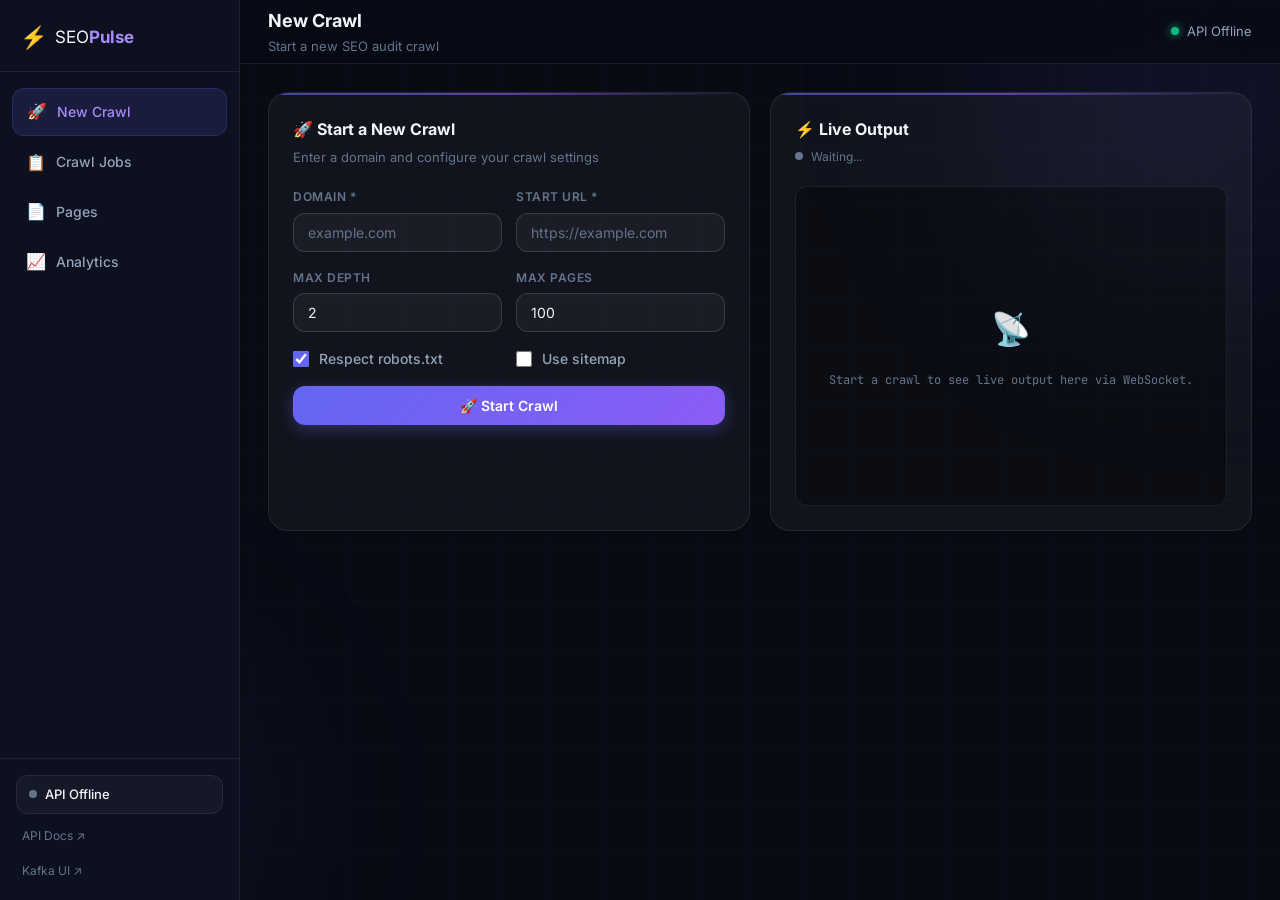
<file: website/dashboard.html>
<!DOCTYPE html>
<html lang="en">
<head>
  <meta charset="UTF-8" />
  <meta name="viewport" content="width=device-width, initial-scale=1.0" />
  <title>SEOPulse — Dashboard</title>
  <link rel="stylesheet" href="styles.css" />
  <link rel="preconnect" href="https://fonts.googleapis.com" />
  <link rel="preconnect" href="https://fonts.gstatic.com" crossorigin />
  <link href="https://fonts.googleapis.com/css2?family=Inter:wght@300;400;500;600;700;800;900&family=JetBrains+Mono:wght@400;500&display=swap" rel="stylesheet" />
</head>
<body class="dash-body">

  <div class="bg-grid"></div>
  <div class="bg-orb orb-1"></div>
  <div class="bg-orb orb-2"></div>

  <!-- ── Sidebar ─────────────────────────────────────────────────── -->
  <aside class="sidebar" id="sidebar">
    <div class="sidebar-logo">
      <a href="index.html">
        <span class="logo-icon">⚡</span>
        <span class="logo-text">SEO<strong>Pulse</strong></span>
      </a>
    </div>

    <nav class="sidebar-nav">
      <a href="#" class="sidebar-link active" data-view="crawl">
        <span class="sl-icon">🚀</span> New Crawl
      </a>
      <a href="#" class="sidebar-link" data-view="jobs">
        <span class="sl-icon">📋</span> Crawl Jobs
      </a>
      <a href="#" class="sidebar-link" data-view="pages">
        <span class="sl-icon">📄</span> Pages
      </a>
      <a href="#" class="sidebar-link" data-view="analytics">
        <span class="sl-icon">📈</span> Analytics
      </a>
    </nav>

    <div class="sidebar-footer">
      <div class="api-status-pill" id="sidebar-api-status">
        <span class="status-dot"></span>
        <span id="sidebar-status-text">Connecting...</span>
      </div>
      <a href="http://localhost:8000/docs" target="_blank" class="sidebar-docs-link">API Docs ↗</a>
      <a href="http://localhost:8080" target="_blank" class="sidebar-docs-link">Kafka UI ↗</a>
    </div>
  </aside>

  <!-- ── Main content ────────────────────────────────────────────── -->
  <main class="dash-main">

    <!-- Top bar -->
    <header class="dash-header">
      <button class="sidebar-toggle" id="sidebarToggle">☰</button>
      <div class="dash-header-title">
        <h1 id="view-title">New Crawl</h1>
        <p id="view-subtitle">Start a new SEO audit crawl</p>
      </div>
      <div class="dash-header-actions">
        <div class="mini-status" id="mini-status">
          <span class="status-dot green"></span>
          <span id="mini-status-text">API Online</span>
        </div>
      </div>
    </header>

    <!-- ── View: New Crawl ──────────────────────────────────────── -->
    <div class="view active" id="view-crawl">
      <div class="dash-grid">

        <!-- Crawl form -->
        <div class="dash-card crawl-form-card">
          <div class="card-header">
            <h3>🚀 Start a New Crawl</h3>
            <p>Enter a domain and configure your crawl settings</p>
          </div>

          <form id="crawlForm" class="crawl-form">
            <div class="form-row">
              <div class="form-group">
                <label>Domain *</label>
                <input type="text" id="f-domain" placeholder="example.com" required />
              </div>
              <div class="form-group">
                <label>Start URL *</label>
                <input type="url" id="f-starturl" placeholder="https://example.com" required />
              </div>
            </div>
            <div class="form-row">
              <div class="form-group">
                <label>Max Depth</label>
                <input type="number" id="f-depth" value="2" min="1" max="10" />
              </div>
              <div class="form-group">
                <label>Max Pages</label>
                <input type="number" id="f-pages" value="100" min="1" max="500" />
              </div>
            </div>
            <div class="form-row">
              <div class="form-group form-check">
                <input type="checkbox" id="f-robots" checked />
                <label for="f-robots">Respect robots.txt</label>
              </div>
              <div class="form-group form-check">
                <input type="checkbox" id="f-sitemap" />
                <label for="f-sitemap">Use sitemap</label>
              </div>
            </div>
            <div class="form-group" id="sitemap-url-group" style="display:none">
              <label>Sitemap URL</label>
              <input type="url" id="f-sitemapurl" placeholder="https://example.com/sitemap.xml" />
            </div>
            <button type="submit" class="btn btn-primary btn-full" id="crawlSubmitBtn">
              <span id="crawlBtnText">🚀 Start Crawl</span>
              <span id="crawlBtnLoader" class="btn-loader" style="display:none">⏳ Launching...</span>
            </button>
          </form>
        </div>

        <!-- Live output -->
        <div class="dash-card live-card">
          <div class="card-header">
            <h3>⚡ Live Output</h3>
            <div class="live-indicator" id="liveIndicator">
              <span class="live-dot"></span> Waiting...
            </div>
          </div>
          <div class="live-log" id="liveLog">
            <div class="log-placeholder">
              <div class="log-icon">📡</div>
              <p>Start a crawl to see live output here via WebSocket.</p>
            </div>
          </div>
        </div>

        <!-- Result card (shown after submit) -->
        <div class="dash-card result-card" id="crawlResult" style="display:none">
          <div class="card-header">
            <h3>✅ Crawl Launched</h3>
          </div>
          <div class="result-content">
            <div class="result-row">
              <span class="result-label">Job ID</span>
              <code id="res-jobid">—</code>
            </div>
            <div class="result-row">
              <span class="result-label">Domain</span>
              <span id="res-domain">—</span>
            </div>
            <div class="result-row">
              <span class="result-label">Status</span>
              <span class="status-badge pending" id="res-status">pending</span>
            </div>
            <div class="result-row">
              <span class="result-label">Created</span>
              <span id="res-created">—</span>
            </div>
            <div class="result-actions">
              <button class="btn btn-outline" onclick="switchView('jobs')">View All Jobs →</button>
            </div>
          </div>
        </div>

      </div>
    </div>

    <!-- ── View: Jobs ───────────────────────────────────────────── -->
    <div class="view" id="view-jobs">
      <div class="dash-card full-card">
        <div class="card-header">
          <h3>📋 Crawl Jobs</h3>
          <div class="card-actions">
            <input type="text" id="jobsDomainFilter" placeholder="Filter by domain..." class="filter-input" />
            <button class="btn btn-outline btn-sm" onclick="loadJobs()">↻ Refresh</button>
          </div>
        </div>
        <div id="jobsTableWrap">
          <div class="loading-state">
            <div class="spinner"></div>
            <p>Loading jobs...</p>
          </div>
        </div>
      </div>
    </div>

    <!-- ── View: Pages ──────────────────────────────────────────── -->
    <div class="view" id="view-pages">
      <div class="dash-card full-card">
        <div class="card-header">
          <h3>📄 Audited Pages</h3>
          <div class="card-actions">
            <input type="text" id="pagesJobFilter" placeholder="Enter Job ID..." class="filter-input" />
            <button class="btn btn-primary btn-sm" onclick="loadPages()">Load Pages</button>
          </div>
        </div>
        <div id="pagesTableWrap">
          <div class="empty-state">
            <div class="empty-icon">🔍</div>
            <p>Enter a Job ID to load audited pages.</p>
          </div>
        </div>
      </div>
    </div>

    <!-- ── View: Analytics ──────────────────────────────────────── -->
    <div class="view" id="view-analytics">
      <div class="dash-card full-card">
        <div class="card-header">
          <h3>📈 Analytics</h3>
          <div class="card-actions">
            <input type="text" id="analyticsDomain" placeholder="Enter domain..." class="filter-input" />
            <button class="btn btn-primary btn-sm" onclick="loadAnalytics()">Analyze</button>
          </div>
        </div>

        <div id="analyticsContent">
          <div class="empty-state">
            <div class="empty-icon">📊</div>
            <p>Enter a domain to load analytics and regression data.</p>
          </div>
        </div>
      </div>
    </div>

  </main>

  <!-- ── Job detail modal ────────────────────────────────────────── -->
  <div class="modal-overlay" id="modalOverlay" style="display:none">
    <div class="modal" id="jobModal">
      <div class="modal-header">
        <h3 id="modalTitle">Job Details</h3>
        <button class="modal-close" onclick="closeModal()">✕</button>
      </div>
      <div class="modal-body" id="modalBody"></div>
    </div>
  </div>

  <script src="app.js"></script>
</body>
</html>
</file>
<file: website/styles.css>
/* ═══════════════════════════════════════════════════════════════
   SEOPulse — Master Stylesheet
   Dark glassmorphism + neon accents + smooth animations
   ═══════════════════════════════════════════════════════════════ */

/* ── Reset & Base ─────────────────────────────────────────────── */
*, *::before, *::after { box-sizing: border-box; margin: 0; padding: 0; }

:root {
  --bg:           #080b14;
  --bg2:          #0d1120;
  --bg3:          #111827;
  --surface:      rgba(255,255,255,0.04);
  --surface2:     rgba(255,255,255,0.07);
  --border:       rgba(255,255,255,0.08);
  --border2:      rgba(255,255,255,0.14);

  --accent:       #6366f1;
  --accent2:      #8b5cf6;
  --accent3:      #06b6d4;
  --neon:         #a78bfa;
  --green:        #10b981;
  --yellow:       #f59e0b;
  --red:          #ef4444;
  --orange:       #f97316;

  --text:         #f1f5f9;
  --text2:        #94a3b8;
  --text3:        #64748b;

  --radius:       12px;
  --radius-lg:    20px;
  --radius-xl:    28px;

  --shadow:       0 4px 24px rgba(0,0,0,0.4);
  --shadow-lg:    0 8px 48px rgba(0,0,0,0.6);
  --glow:         0 0 40px rgba(99,102,241,0.25);
  --glow-sm:      0 0 20px rgba(99,102,241,0.15);

  --font:         'Inter', sans-serif;
  --mono:         'JetBrains Mono', monospace;

  --nav-h:        64px;
  --sidebar-w:    240px;
}

html { scroll-behavior: smooth; }

body {
  background: var(--bg);
  color: var(--text);
  font-family: var(--font);
  font-size: 15px;
  line-height: 1.6;
  overflow-x: hidden;
  -webkit-font-smoothing: antialiased;
}

a { color: inherit; text-decoration: none; }
img { max-width: 100%; }

/* ── Animated Background ──────────────────────────────────────── */
.bg-grid {
  position: fixed; inset: 0; z-index: 0;
  background-image:
    linear-gradient(rgba(99,102,241,0.03) 1px, transparent 1px),
    linear-gradient(90deg, rgba(99,102,241,0.03) 1px, transparent 1px);
  background-size: 50px 50px;
  pointer-events: none;
}

.bg-orb {
  position: fixed; border-radius: 50%; filter: blur(80px);
  pointer-events: none; z-index: 0; animation: orbFloat 8s ease-in-out infinite;
}
.orb-1 { width: 600px; height: 600px; background: radial-gradient(circle, rgba(99,102,241,0.12), transparent 70%); top: -200px; right: -200px; animation-delay: 0s; }
.orb-2 { width: 500px; height: 500px; background: radial-gradient(circle, rgba(139,92,246,0.10), transparent 70%); bottom: -150px; left: -150px; animation-delay: -4s; }
.orb-3 { width: 400px; height: 400px; background: radial-gradient(circle, rgba(6,182,212,0.08), transparent 70%); top: 40%; left: 40%; animation-delay: -2s; }

@keyframes orbFloat {
  0%, 100% { transform: translate(0, 0) scale(1); }
  33%       { transform: translate(20px, -30px) scale(1.05); }
  66%       { transform: translate(-15px, 20px) scale(0.97); }
}

/* ── Container ────────────────────────────────────────────────── */
.container { max-width: 1160px; margin: 0 auto; padding: 0 24px; position: relative; z-index: 1; }

/* ── Buttons ──────────────────────────────────────────────────── */
.btn {
  display: inline-flex; align-items: center; gap: 8px;
  padding: 10px 20px; border-radius: var(--radius);
  font-size: 14px; font-weight: 600; font-family: var(--font);
  cursor: pointer; transition: all 0.2s; border: 1px solid transparent;
  white-space: nowrap;
}
.btn-primary {
  background: linear-gradient(135deg, var(--accent), var(--accent2));
  color: #fff; border-color: transparent;
  box-shadow: 0 4px 15px rgba(99,102,241,0.35);
}
.btn-primary:hover { transform: translateY(-1px); box-shadow: 0 6px 25px rgba(99,102,241,0.5); filter: brightness(1.1); }
.btn-primary:active { transform: translateY(0); }
.btn-outline {
  background: transparent; color: var(--text);
  border-color: var(--border2);
}
.btn-outline:hover { background: var(--surface2); border-color: var(--accent); color: var(--neon); }
.btn-ghost { background: transparent; color: var(--text2); border-color: transparent; }
.btn-ghost:hover { color: var(--text); background: var(--surface); }
.btn-lg  { padding: 13px 28px; font-size: 15px; border-radius: 14px; }
.btn-xl  { padding: 16px 36px; font-size: 17px; border-radius: 16px; }
.btn-sm  { padding: 7px 14px; font-size: 13px; }
.btn-full { width: 100%; justify-content: center; }

/* ── Navbar ───────────────────────────────────────────────────── */
.navbar {
  position: fixed; top: 0; left: 0; right: 0; z-index: 100;
  height: var(--nav-h);
  background: rgba(8,11,20,0.7);
  backdrop-filter: blur(20px);
  border-bottom: 1px solid var(--border);
  transition: background 0.3s;
}
.navbar.scrolled { background: rgba(8,11,20,0.95); }
.nav-inner {
  max-width: 1160px; margin: 0 auto; padding: 0 24px;
  height: 100%; display: flex; align-items: center; gap: 32px;
}
.nav-logo { display: flex; align-items: center; gap: 8px; font-size: 18px; }
.logo-icon { font-size: 22px; }
.logo-text strong { color: var(--neon); }
.nav-links { display: flex; gap: 4px; margin-left: auto; list-style: none; }
.nav-links a {
  padding: 6px 14px; border-radius: 8px; color: var(--text2);
  font-size: 14px; font-weight: 500; transition: all 0.2s;
}
.nav-links a:hover { color: var(--text); background: var(--surface); }
.nav-actions { display: flex; gap: 10px; align-items: center; }
.hamburger { display: none; flex-direction: column; gap: 5px; background: none; border: none; cursor: pointer; padding: 4px; }
.hamburger span { display: block; width: 22px; height: 2px; background: var(--text2); border-radius: 2px; transition: all 0.3s; }

/* ── Hero ─────────────────────────────────────────────────────── */
.hero {
  min-height: 100vh; display: flex; flex-direction: column;
  align-items: center; justify-content: center; text-align: center;
  padding: calc(var(--nav-h) + 60px) 24px 80px;
  position: relative; z-index: 1;
}
.hero-badge {
  display: inline-flex; align-items: center; gap: 8px;
  background: var(--surface); border: 1px solid var(--border2);
  padding: 6px 16px; border-radius: 100px;
  font-size: 13px; color: var(--text2); margin-bottom: 28px;
  animation: fadeInDown 0.6s ease both;
}
.badge-dot {
  width: 7px; height: 7px; border-radius: 50%;
  background: var(--green);
  box-shadow: 0 0 8px var(--green);
  animation: pulse 2s ease infinite;
}
@keyframes pulse { 0%,100% { opacity: 1; transform: scale(1); } 50% { opacity: 0.6; transform: scale(1.3); } }

.hero-title {
  font-size: clamp(42px, 7vw, 80px);
  font-weight: 900; line-height: 1.1;
  letter-spacing: -2px;
  animation: fadeInUp 0.7s ease 0.1s both;
}
.gradient-text {
  background: linear-gradient(135deg, var(--accent), var(--neon), var(--accent3));
  -webkit-background-clip: text; -webkit-text-fill-color: transparent;
  background-clip: text;
}
.hero-sub {
  max-width: 600px; margin: 20px auto 36px;
  font-size: 18px; color: var(--text2); line-height: 1.7;
  animation: fadeInUp 0.7s ease 0.2s both;
}
.hero-cta {
  display: flex; gap: 16px; flex-wrap: wrap; justify-content: center;
  animation: fadeInUp 0.7s ease 0.3s both;
}

/* Hero stats */
.hero-stats {
  display: flex; gap: 16px; flex-wrap: wrap; justify-content: center;
  margin-top: 56px;
  animation: fadeInUp 0.7s ease 0.4s both;
}
.stat-card {
  display: flex; flex-direction: column; align-items: center; gap: 4px;
  background: var(--surface); border: 1px solid var(--border);
  padding: 16px 28px; border-radius: var(--radius-lg);
  backdrop-filter: blur(10px); min-width: 140px;
  transition: border-color 0.2s, transform 0.2s;
}
.stat-card:hover { border-color: var(--border2); transform: translateY(-2px); }
#stat-status { display: flex; flex-direction: row; align-items: center; gap: 8px; }
.stat-dot {
  width: 8px; height: 8px; border-radius: 50%;
  background: var(--text3); transition: background 0.3s;
}
.stat-dot.online  { background: var(--green); box-shadow: 0 0 8px var(--green); }
.stat-dot.offline { background: var(--red);   box-shadow: 0 0 8px var(--red); }
.stat-label { font-size: 12px; color: var(--text3); font-weight: 500; text-transform: uppercase; letter-spacing: 0.5px; }
.stat-value { font-size: 18px; font-weight: 700; color: var(--text); }

/* Hero code block */
.hero-code {
  width: 100%; max-width: 680px; margin-top: 56px; text-align: left;
  background: rgba(13,17,32,0.8); border: 1px solid var(--border2);
  border-radius: var(--radius-lg); overflow: hidden;
  box-shadow: var(--shadow-lg), var(--glow);
  animation: fadeInUp 0.7s ease 0.5s both;
}
.code-bar {
  display: flex; align-items: center; gap: 8px;
  padding: 12px 18px; background: rgba(255,255,255,0.03);
  border-bottom: 1px solid var(--border);
}
.dot { width: 12px; height: 12px; border-radius: 50%; }
.dot.red    { background: #ff5f57; }
.dot.yellow { background: #ffbd2e; }
.dot.green  { background: #28ca41; }
.code-title { font-size: 12px; color: var(--text3); margin-left: 8px; font-family: var(--mono); }
.code-block {
  padding: 20px 24px; font-family: var(--mono);
  font-size: 13px; line-height: 1.8; overflow-x: auto;
  background: transparent;
}
.c-keyword { color: #7dd3fc; }
.c-flag    { color: #a78bfa; }
.c-string  { color: #86efac; }
.c-num     { color: #fbbf24; }
.c-comment { color: var(--text3); font-style: italic; }

/* ── Sections ─────────────────────────────────────────────────── */
.section { padding: 100px 0; position: relative; z-index: 1; }
.section-dark { background: rgba(13,17,32,0.5); }

.section-header {
  text-align: center; margin-bottom: 64px;
}
.section-tag {
  display: inline-block; padding: 4px 14px; border-radius: 100px;
  background: rgba(99,102,241,0.12); color: var(--accent);
  font-size: 12px; font-weight: 700; letter-spacing: 1px;
  text-transform: uppercase; margin-bottom: 16px; border: 1px solid rgba(99,102,241,0.2);
}
.section-header h2 {
  font-size: clamp(32px, 5vw, 52px); font-weight: 800;
  letter-spacing: -1.5px; line-height: 1.15; margin-bottom: 16px;
}
.section-header p { font-size: 17px; color: var(--text2); max-width: 520px; margin: 0 auto; }

/* ── Features Grid ────────────────────────────────────────────── */
.features-grid {
  display: grid;
  grid-template-columns: repeat(3, 1fr);
  gap: 20px;
}
.feature-card {
  background: var(--surface); border: 1px solid var(--border);
  border-radius: var(--radius-lg); padding: 28px;
  transition: all 0.3s; position: relative; overflow: hidden;
}
.feature-card::before {
  content: ''; position: absolute; inset: 0; opacity: 0;
  background: linear-gradient(135deg, rgba(99,102,241,0.08), rgba(139,92,246,0.05));
  transition: opacity 0.3s;
}
.feature-card:hover { border-color: var(--border2); transform: translateY(-4px); box-shadow: var(--shadow), var(--glow-sm); }
.feature-card:hover::before { opacity: 1; }
.feature-large { grid-column: span 2; }
.feature-icon { font-size: 32px; margin-bottom: 14px; }
.feature-card h3 { font-size: 18px; font-weight: 700; margin-bottom: 10px; }
.feature-card p  { color: var(--text2); font-size: 14px; line-height: 1.7; }
.feature-tags { display: flex; flex-wrap: wrap; gap: 8px; margin-top: 18px; }
.feature-tags span {
  padding: 4px 12px; border-radius: 100px;
  background: rgba(99,102,241,0.1); color: var(--neon);
  font-size: 12px; font-weight: 500; border: 1px solid rgba(99,102,241,0.15);
}

/* ── Pipeline ─────────────────────────────────────────────────── */
.pipeline {
  display: flex; flex-wrap: wrap; gap: 0; justify-content: center;
  align-items: center; margin-bottom: 64px;
}
.pipeline-step {
  display: flex; align-items: center; gap: 0;
}
.step-number {
  font-family: var(--mono); font-size: 11px; font-weight: 700;
  color: var(--accent); background: rgba(99,102,241,0.1);
  border: 1px solid rgba(99,102,241,0.2);
  width: 36px; height: 36px; border-radius: 50%;
  display: flex; align-items: center; justify-content: center;
  flex-shrink: 0;
}
.step-content {
  background: var(--surface); border: 1px solid var(--border);
  border-radius: var(--radius); padding: 14px 18px; margin: 0 4px;
  min-width: 160px;
}
.step-content h4 { font-size: 14px; font-weight: 700; margin-bottom: 4px; }
.step-content p  { font-size: 12px; color: var(--text2); line-height: 1.5; }
.step-arrow { color: var(--accent); font-size: 20px; margin: 0 6px; flex-shrink: 0; }

/* Architecture diagram */
.arch-diagram {
  display: flex; flex-direction: column; align-items: center; gap: 4px;
  max-width: 600px; margin: 0 auto;
}
.arch-box {
  padding: 10px 24px; border-radius: var(--radius);
  font-size: 13px; font-weight: 600; text-align: center;
  min-width: 220px;
}
.trigger  { background: rgba(99,102,241,0.15); border: 1px solid rgba(99,102,241,0.3); }
.kafka    { background: rgba(249,115,22,0.12); border: 1px solid rgba(249,115,22,0.25); color: #fb923c; }
.crawler  { background: rgba(16,185,129,0.12); border: 1px solid rgba(16,185,129,0.25); color: #34d399; }
.audit    { background: rgba(139,92,246,0.15); border: 1px solid rgba(139,92,246,0.3); color: var(--neon); }
.mongo    { background: rgba(16,185,129,0.10); border: 1px solid rgba(16,185,129,0.2); }
.ch       { background: rgba(251,191,36,0.10); border: 1px solid rgba(251,191,36,0.2); color: #fbbf24; }
.api-box  { background: rgba(99,102,241,0.15); border: 1px solid rgba(99,102,241,0.3); }
.arch-arrow { color: var(--text3); font-size: 18px; }
.arch-row {
  display: flex; gap: 16px; justify-content: center; width: 100%;
}
.arch-branch { display: flex; flex-direction: column; align-items: center; gap: 4px; }

/* ── Scoring & Rules ──────────────────────────────────────────── */
.scoring-legend {
  display: flex; gap: 12px; justify-content: center;
  flex-wrap: wrap; margin-bottom: 40px;
}
.score-pill {
  padding: 6px 20px; border-radius: 100px; font-size: 13px; font-weight: 700;
}
.score-pill.error   { background: rgba(239,68,68,0.12);  color: #f87171; border: 1px solid rgba(239,68,68,0.25); }
.score-pill.warning { background: rgba(245,158,11,0.12); color: #fbbf24; border: 1px solid rgba(245,158,11,0.25); }
.score-pill.info    { background: rgba(6,182,212,0.12);  color: #22d3ee; border: 1px solid rgba(6,182,212,0.25); }

.rules-grid {
  display: grid; grid-template-columns: repeat(auto-fill, minmax(260px,1fr)); gap: 14px;
}
.rule-card {
  display: flex; align-items: flex-start; gap: 12px; flex-wrap: wrap;
  background: var(--surface); border: 1px solid var(--border);
  border-radius: var(--radius); padding: 14px 18px;
  transition: border-color 0.2s, transform 0.2s;
}
.rule-card:hover { border-color: var(--border2); transform: translateX(3px); }
.rule-severity {
  font-size: 10px; font-weight: 800; letter-spacing: 1px;
  padding: 3px 8px; border-radius: 6px; flex-shrink: 0; margin-top: 1px;
}
.rule-severity.error   { background: rgba(239,68,68,0.15);  color: #f87171; }
.rule-severity.warning { background: rgba(245,158,11,0.15); color: #fbbf24; }
.rule-severity.info    { background: rgba(6,182,212,0.15);  color: #22d3ee; }
.rule-name { font-family: var(--mono); font-size: 13px; color: var(--neon); font-weight: 500; width: 100%; }
.rule-desc { font-size: 13px; color: var(--text2); width: 100%; }

/* ── Stack Grid ───────────────────────────────────────────────── */
.stack-grid {
  display: grid; grid-template-columns: repeat(auto-fill, minmax(200px,1fr)); gap: 16px;
}
.stack-item {
  background: var(--surface); border: 1px solid var(--border);
  border-radius: var(--radius-lg); padding: 24px 20px; text-align: center;
  transition: all 0.3s; cursor: default;
}
.stack-item:hover { border-color: var(--accent); transform: translateY(-4px); box-shadow: var(--glow-sm); }
.stack-logo { font-size: 36px; margin-bottom: 10px; }
.stack-name { font-size: 15px; font-weight: 700; margin-bottom: 4px; }
.stack-role { font-size: 12px; color: var(--text3); font-weight: 500; }

/* ── API Table ────────────────────────────────────────────────── */
.api-table-wrap { overflow-x: auto; border-radius: var(--radius-lg); border: 1px solid var(--border); }
.api-table { width: 100%; border-collapse: collapse; }
.api-table th {
  background: var(--surface2); padding: 14px 20px;
  text-align: left; font-size: 12px; font-weight: 700;
  color: var(--text3); text-transform: uppercase; letter-spacing: 0.5px;
  border-bottom: 1px solid var(--border);
}
.api-table td {
  padding: 14px 20px; border-bottom: 1px solid var(--border);
  font-size: 14px; color: var(--text2);
  transition: background 0.15s;
}
.api-table tr:last-child td { border-bottom: none; }
.api-table tr:hover td { background: var(--surface); color: var(--text); }
.api-table code {
  font-family: var(--mono); font-size: 13px; color: var(--neon);
  background: rgba(167,139,250,0.08); padding: 2px 8px; border-radius: 6px;
}
.method {
  display: inline-block; padding: 3px 9px; border-radius: 7px;
  font-size: 11px; font-weight: 800; letter-spacing: 0.5px; font-family: var(--mono);
}
.method.post { background: rgba(16,185,129,0.15); color: #34d399; }
.method.get  { background: rgba(99,102,241,0.15);  color: var(--neon); }
.method.ws   { background: rgba(6,182,212,0.15);   color: #22d3ee; }
.method.delete { background: rgba(239,68,68,0.15); color: #f87171; }

.api-cta {
  display: flex; gap: 16px; justify-content: center;
  flex-wrap: wrap; margin-top: 40px;
}

/* ── CTA section ──────────────────────────────────────────────── */
.cta-section { padding: 80px 0; }
.cta-card {
  background: linear-gradient(135deg, rgba(99,102,241,0.12), rgba(139,92,246,0.08));
  border: 1px solid rgba(99,102,241,0.25);
  border-radius: var(--radius-xl); padding: 80px 40px; text-align: center;
  position: relative; overflow: hidden;
  box-shadow: var(--glow);
}
.cta-orb {
  position: absolute; width: 400px; height: 400px;
  background: radial-gradient(circle, rgba(99,102,241,0.15), transparent 70%);
  top: 50%; left: 50%; transform: translate(-50%,-50%);
  border-radius: 50%; pointer-events: none;
}
.cta-card h2 { font-size: clamp(28px, 4vw, 44px); font-weight: 800; margin-bottom: 14px; letter-spacing: -1px; }
.cta-card p  { color: var(--text2); font-size: 18px; margin-bottom: 36px; }

/* ── Footer ───────────────────────────────────────────────────── */
.footer {
  background: var(--bg2); border-top: 1px solid var(--border);
  padding: 60px 0 0; position: relative; z-index: 1;
}
.footer-inner {
  display: flex; gap: 60px; flex-wrap: wrap; margin-bottom: 48px;
}
.footer-brand { max-width: 260px; }
.footer-brand .logo-icon { font-size: 22px; }
.footer-brand .logo-text { font-size: 18px; }
.footer-brand p { color: var(--text3); font-size: 14px; margin-top: 12px; line-height: 1.7; }
.footer-links { display: flex; gap: 60px; flex-wrap: wrap; margin-left: auto; }
.footer-links div { display: flex; flex-direction: column; gap: 10px; }
.footer-links h5 { font-size: 12px; font-weight: 700; color: var(--text3); text-transform: uppercase; letter-spacing: 1px; margin-bottom: 4px; }
.footer-links a { font-size: 14px; color: var(--text2); transition: color 0.2s; }
.footer-links a:hover { color: var(--neon); }
.footer-bottom {
  border-top: 1px solid var(--border); padding: 20px 0;
  text-align: center; color: var(--text3); font-size: 13px;
}

/* ══════════════════════════════════════════════════════════════
   DASHBOARD STYLES
   ══════════════════════════════════════════════════════════════ */

.dash-body {
  display: flex; min-height: 100vh;
  background: var(--bg);
}

/* ── Sidebar ──────────────────────────────────────────────────── */
.sidebar {
  width: var(--sidebar-w); height: 100vh; position: fixed; left: 0; top: 0;
  background: rgba(13,17,32,0.95); border-right: 1px solid var(--border);
  display: flex; flex-direction: column; z-index: 50;
  backdrop-filter: blur(20px);
  transition: transform 0.3s;
}
.sidebar-logo {
  padding: 20px 20px 16px; border-bottom: 1px solid var(--border);
}
.sidebar-logo a { display: flex; align-items: center; gap: 8px; font-size: 17px; }
.sidebar-nav {
  flex: 1; padding: 16px 12px; display: flex; flex-direction: column; gap: 4px;
}
.sidebar-link {
  display: flex; align-items: center; gap: 10px;
  padding: 10px 14px; border-radius: var(--radius);
  font-size: 14px; font-weight: 500; color: var(--text2);
  transition: all 0.2s; cursor: pointer;
}
.sidebar-link:hover  { background: var(--surface2); color: var(--text); }
.sidebar-link.active { background: rgba(99,102,241,0.15); color: var(--neon); border: 1px solid rgba(99,102,241,0.2); }
.sl-icon { font-size: 16px; }
.sidebar-footer {
  padding: 16px; border-top: 1px solid var(--border);
  display: flex; flex-direction: column; gap: 8px;
}
.api-status-pill {
  display: flex; align-items: center; gap: 8px;
  padding: 8px 12px; border-radius: var(--radius);
  background: var(--surface); border: 1px solid var(--border);
  font-size: 13px; font-weight: 500;
}
.status-dot {
  width: 8px; height: 8px; border-radius: 50%;
  background: var(--text3); transition: all 0.3s; flex-shrink: 0;
}
.status-dot.online  { background: var(--green); box-shadow: 0 0 8px var(--green); animation: pulse 2s infinite; }
.status-dot.offline { background: var(--red); }
.sidebar-docs-link {
  font-size: 12px; color: var(--text3); padding: 4px 6px;
  border-radius: 6px; transition: color 0.2s;
}
.sidebar-docs-link:hover { color: var(--neon); }

/* ── Dashboard Main ───────────────────────────────────────────── */
.dash-main {
  margin-left: var(--sidebar-w); flex: 1;
  display: flex; flex-direction: column;
  min-height: 100vh; position: relative; z-index: 1;
}
.dash-header {
  position: sticky; top: 0; z-index: 40;
  background: rgba(8,11,20,0.8); backdrop-filter: blur(20px);
  border-bottom: 1px solid var(--border);
  padding: 0 28px; height: 64px;
  display: flex; align-items: center; gap: 16px;
}
.sidebar-toggle {
  display: none; background: none; border: none; color: var(--text2);
  font-size: 20px; cursor: pointer; padding: 4px;
}
.dash-header-title h1 { font-size: 18px; font-weight: 700; }
.dash-header-title p  { font-size: 13px; color: var(--text3); }
.dash-header-actions  { margin-left: auto; }
.mini-status { display: flex; align-items: center; gap: 8px; font-size: 13px; color: var(--text2); }
.mini-status .status-dot.green { background: var(--green); box-shadow: 0 0 8px var(--green); }

/* ── Views ────────────────────────────────────────────────────── */
.view { display: none; padding: 28px; animation: fadeIn 0.3s ease; }
.view.active { display: block; }
@keyframes fadeIn { from { opacity: 0; transform: translateY(8px); } to { opacity: 1; transform: translateY(0); } }

/* ── Dashboard Cards ──────────────────────────────────────────── */
.dash-grid {
  display: grid; grid-template-columns: 1fr 1fr; gap: 20px;
}
.dash-card {
  background: var(--surface); border: 1px solid var(--border);
  border-radius: var(--radius-lg); padding: 24px; position: relative; overflow: hidden;
}
.dash-card::before {
  content: ''; position: absolute; top: 0; left: 0; right: 0; height: 2px;
  background: linear-gradient(90deg, var(--accent), var(--accent2), transparent);
  opacity: 0.6;
}
.full-card { grid-column: 1 / -1; }
.crawl-form-card { grid-column: 1; }
.live-card  { grid-column: 2; }
.result-card { grid-column: 1 / -1; }
.card-header { margin-bottom: 20px; }
.card-header h3 { font-size: 16px; font-weight: 700; margin-bottom: 4px; }
.card-header p  { font-size: 13px; color: var(--text3); }
.card-actions {
  display: flex; gap: 10px; align-items: center;
  flex-wrap: wrap; margin-top: 8px;
}

/* ── Crawl Form ───────────────────────────────────────────────── */
.crawl-form { display: flex; flex-direction: column; gap: 16px; }
.form-row { display: flex; gap: 14px; }
.form-group { flex: 1; display: flex; flex-direction: column; gap: 6px; }
.form-group label {
  font-size: 12px; font-weight: 600; color: var(--text3);
  text-transform: uppercase; letter-spacing: 0.5px;
}
.form-group input[type="text"],
.form-group input[type="url"],
.form-group input[type="number"] {
  background: rgba(255,255,255,0.04); border: 1px solid var(--border2);
  color: var(--text); padding: 10px 14px; border-radius: var(--radius);
  font-size: 14px; font-family: var(--font);
  transition: border-color 0.2s, box-shadow 0.2s;
  width: 100%;
}
.form-group input:focus {
  outline: none; border-color: var(--accent);
  box-shadow: 0 0 0 3px rgba(99,102,241,0.15);
}
.form-group input::placeholder { color: var(--text3); }
.form-check { flex-direction: row; align-items: center; gap: 10px; }
.form-check input[type="checkbox"] {
  width: 16px; height: 16px; cursor: pointer;
  accent-color: var(--accent);
}
.form-check label {
  font-size: 14px; color: var(--text2);
  text-transform: none; letter-spacing: 0; font-weight: 500; cursor: pointer;
}
.filter-input {
  background: rgba(255,255,255,0.04); border: 1px solid var(--border2);
  color: var(--text); padding: 8px 14px; border-radius: var(--radius);
  font-size: 13px; font-family: var(--font); min-width: 200px;
  transition: border-color 0.2s;
}
.filter-input:focus { outline: none; border-color: var(--accent); }
.filter-input::placeholder { color: var(--text3); }

.btn-loader { display: none; }

/* ── Live Log ─────────────────────────────────────────────────── */
.live-indicator {
  display: flex; align-items: center; gap: 8px;
  font-size: 12px; color: var(--text3); margin-top: 4px;
}
.live-dot {
  width: 8px; height: 8px; border-radius: 50%;
  background: var(--text3); transition: background 0.3s;
}
.live-dot.active { background: var(--green); box-shadow: 0 0 8px var(--green); animation: pulse 1.5s infinite; }
.live-log {
  height: 320px; overflow-y: auto; background: rgba(0,0,0,0.3);
  border: 1px solid var(--border); border-radius: var(--radius);
  padding: 14px; font-family: var(--mono); font-size: 12px; line-height: 1.8;
}
.live-log::-webkit-scrollbar { width: 4px; }
.live-log::-webkit-scrollbar-track { background: transparent; }
.live-log::-webkit-scrollbar-thumb { background: var(--border2); border-radius: 2px; }
.log-placeholder {
  height: 100%; display: flex; flex-direction: column;
  align-items: center; justify-content: center; gap: 12px; color: var(--text3);
}
.log-icon { font-size: 32px; }
.log-entry {
  padding: 2px 0; border-bottom: 1px solid rgba(255,255,255,0.03);
  animation: fadeInLog 0.3s ease;
}
@keyframes fadeInLog { from { opacity:0; transform: translateX(-6px); } to { opacity:1; transform: translateX(0); } }
.log-time { color: var(--text3); margin-right: 8px; }
.log-info  { color: #7dd3fc; }
.log-ok    { color: var(--green); }
.log-warn  { color: var(--yellow); }
.log-error { color: var(--red); }

/* ── Result card ──────────────────────────────────────────────── */
.result-content { display: flex; flex-direction: column; gap: 14px; }
.result-row {
  display: flex; align-items: center; justify-content: space-between;
  padding: 10px 0; border-bottom: 1px solid var(--border);
}
.result-row:last-child { border-bottom: none; }
.result-label { font-size: 13px; color: var(--text3); font-weight: 600; }
.result-row code {
  font-family: var(--mono); font-size: 13px; color: var(--neon);
  background: rgba(167,139,250,0.08); padding: 3px 10px; border-radius: 6px;
}
.status-badge {
  display: inline-block; padding: 3px 12px; border-radius: 100px;
  font-size: 12px; font-weight: 700; text-transform: uppercase; letter-spacing: 0.5px;
}
.status-badge.pending   { background: rgba(245,158,11,0.15);  color: #fbbf24; }
.status-badge.running   { background: rgba(99,102,241,0.15);  color: var(--neon); }
.status-badge.completed { background: rgba(16,185,129,0.15);  color: #34d399; }
.status-badge.failed    { background: rgba(239,68,68,0.15);   color: #f87171; }
.status-badge.cancelled { background: rgba(100,116,139,0.15); color: var(--text3); }
.result-actions { margin-top: 8px; }

/* ── Tables (jobs/pages) ──────────────────────────────────────── */
.data-table { width: 100%; border-collapse: collapse; }
.data-table th {
  text-align: left; padding: 12px 16px;
  font-size: 11px; font-weight: 700; color: var(--text3);
  text-transform: uppercase; letter-spacing: 0.5px;
  background: rgba(255,255,255,0.03); border-bottom: 1px solid var(--border);
}
.data-table td {
  padding: 13px 16px; border-bottom: 1px solid var(--border);
  font-size: 13px; color: var(--text2); vertical-align: middle;
  transition: background 0.15s;
}
.data-table tr:last-child td { border-bottom: none; }
.data-table tr:hover td { background: var(--surface2); color: var(--text); }
.data-table code {
  font-family: var(--mono); font-size: 12px; color: var(--neon);
  background: rgba(167,139,250,0.08); padding: 2px 8px; border-radius: 6px;
  cursor: pointer;
}
.data-table code:hover { background: rgba(167,139,250,0.18); }

/* Score badges */
.score-badge {
  display: inline-block; padding: 3px 10px;
  border-radius: 100px; font-size: 12px; font-weight: 700;
}
.score-badge.high   { background: rgba(16,185,129,0.15);  color: #34d399; }
.score-badge.medium { background: rgba(245,158,11,0.15);  color: #fbbf24; }
.score-badge.low    { background: rgba(239,68,68,0.15);   color: #f87171; }

/* ── Loading / Empty states ───────────────────────────────────── */
.loading-state, .empty-state {
  display: flex; flex-direction: column; align-items: center;
  justify-content: center; padding: 60px 20px; gap: 14px;
  color: var(--text3); text-align: center;
}
.empty-icon { font-size: 40px; }
.spinner {
  width: 36px; height: 36px; border-radius: 50%;
  border: 3px solid var(--border2);
  border-top-color: var(--accent);
  animation: spin 0.8s linear infinite;
}
@keyframes spin { to { transform: rotate(360deg); } }

/* ── Analytics ────────────────────────────────────────────────── */
.analytics-grid {
  display: grid; grid-template-columns: 1fr 1fr; gap: 20px; margin-top: 20px;
}
.analytics-section { background: var(--surface); border: 1px solid var(--border); border-radius: var(--radius-lg); padding: 20px; }
.analytics-section h4 { font-size: 15px; font-weight: 700; margin-bottom: 16px; }
.trend-row {
  display: flex; align-items: center; gap: 14px;
  padding: 10px 0; border-bottom: 1px solid var(--border);
}
.trend-row:last-child { border-bottom: none; }
.trend-date { font-family: var(--mono); font-size: 12px; color: var(--text3); min-width: 100px; }
.trend-bar-wrap { flex: 1; background: rgba(255,255,255,0.05); border-radius: 100px; height: 8px; overflow: hidden; }
.trend-bar { height: 100%; border-radius: 100px; background: linear-gradient(90deg, var(--accent), var(--accent2)); transition: width 0.5s ease; }
.trend-score { font-size: 13px; font-weight: 700; min-width: 36px; text-align: right; }
.issue-row {
  display: flex; align-items: center; justify-content: space-between;
  padding: 10px 0; border-bottom: 1px solid var(--border); gap: 12px;
}
.issue-row:last-child { border-bottom: none; }
.issue-rule { font-family: var(--mono); font-size: 12px; color: var(--neon); }
.issue-count { font-size: 13px; font-weight: 700; color: var(--text); }
.regression-row {
  display: flex; align-items: center; gap: 12px; flex-wrap: wrap;
  padding: 10px 0; border-bottom: 1px solid var(--border); font-size: 13px;
}
.regression-row:last-child { border-bottom: none; }
.reg-url { color: var(--text2); font-size: 12px; flex: 1; word-break: break-all; }
.reg-change { font-weight: 700; }
.reg-change.down { color: var(--red); }
.reg-change.up   { color: var(--green); }

/* ── Modal ────────────────────────────────────────────────────── */
.modal-overlay {
  position: fixed; inset: 0; background: rgba(0,0,0,0.7);
  z-index: 200; display: flex; align-items: center; justify-content: center;
  padding: 20px; backdrop-filter: blur(4px);
  animation: fadeIn 0.2s ease;
}
.modal {
  background: var(--bg2); border: 1px solid var(--border2);
  border-radius: var(--radius-xl); width: 100%; max-width: 600px;
  max-height: 80vh; overflow-y: auto; box-shadow: var(--shadow-lg);
  animation: modalIn 0.3s cubic-bezier(0.34,1.56,0.64,1);
}
@keyframes modalIn { from { transform: scale(0.9); opacity: 0; } to { transform: scale(1); opacity: 1; } }
.modal-header {
  display: flex; align-items: center; justify-content: space-between;
  padding: 20px 24px; border-bottom: 1px solid var(--border);
  position: sticky; top: 0; background: var(--bg2);
}
.modal-header h3 { font-size: 16px; font-weight: 700; }
.modal-close {
  background: none; border: none; color: var(--text3); cursor: pointer;
  font-size: 18px; padding: 4px; border-radius: 6px; transition: color 0.2s;
}
.modal-close:hover { color: var(--text); }
.modal-body { padding: 24px; }
.modal-field { margin-bottom: 16px; }
.modal-field label { font-size: 11px; font-weight: 700; color: var(--text3); text-transform: uppercase; letter-spacing: 0.5px; display: block; margin-bottom: 6px; }
.modal-field .val { font-size: 14px; color: var(--text); }
.modal-field code { font-family: var(--mono); font-size: 13px; color: var(--neon); word-break: break-all; }
.issues-list { display: flex; flex-direction: column; gap: 10px; margin-top: 12px; }
.issue-item {
  background: var(--surface); border: 1px solid var(--border);
  border-radius: var(--radius); padding: 12px 14px;
}
.issue-item-header { display: flex; align-items: center; gap: 8px; margin-bottom: 4px; }
.issue-item-msg { font-size: 13px; color: var(--text2); }
.issue-item-detail { font-size: 12px; color: var(--text3); font-family: var(--mono); margin-top: 4px; }

/* ── Animations ───────────────────────────────────────────────── */
@keyframes fadeInDown { from { opacity:0; transform:translateY(-16px); } to { opacity:1; transform:translateY(0); } }
@keyframes fadeInUp   { from { opacity:0; transform:translateY(20px); }  to { opacity:1; transform:translateY(0); } }

/* ── Scrollbar ────────────────────────────────────────────────── */
::-webkit-scrollbar       { width: 6px; height: 6px; }
::-webkit-scrollbar-track { background: transparent; }
::-webkit-scrollbar-thumb { background: var(--border2); border-radius: 3px; }
::-webkit-scrollbar-thumb:hover { background: var(--text3); }

/* ── Responsive ───────────────────────────────────────────────── */
@media (max-width: 900px) {
  .features-grid { grid-template-columns: 1fr 1fr; }
  .feature-large { grid-column: span 1; }
  .pipeline { flex-direction: column; align-items: flex-start; gap: 12px; }
  .step-arrow { transform: rotate(90deg); margin: 0 auto; }
  .pipeline-step { flex-direction: column; align-items: flex-start; gap: 8px; }
  .arch-row { flex-direction: column; align-items: center; }
  .dash-grid { grid-template-columns: 1fr; }
  .crawl-form-card, .live-card { grid-column: 1; }
  .analytics-grid { grid-template-columns: 1fr; }
  .form-row { flex-direction: column; }
  .nav-links, .nav-actions { display: none; }
  .hamburger { display: flex; margin-left: auto; }
}

@media (max-width: 768px) {
  .sidebar { transform: translateX(-100%); }
  .sidebar.open { transform: translateX(0); }
  .dash-main { margin-left: 0; }
  .sidebar-toggle { display: block; }
  .features-grid { grid-template-columns: 1fr; }
  .stack-grid { grid-template-columns: repeat(2, 1fr); }
  .footer-inner { flex-direction: column; gap: 32px; }
  .footer-links { margin-left: 0; }
  .view { padding: 16px; }
}
</file>
